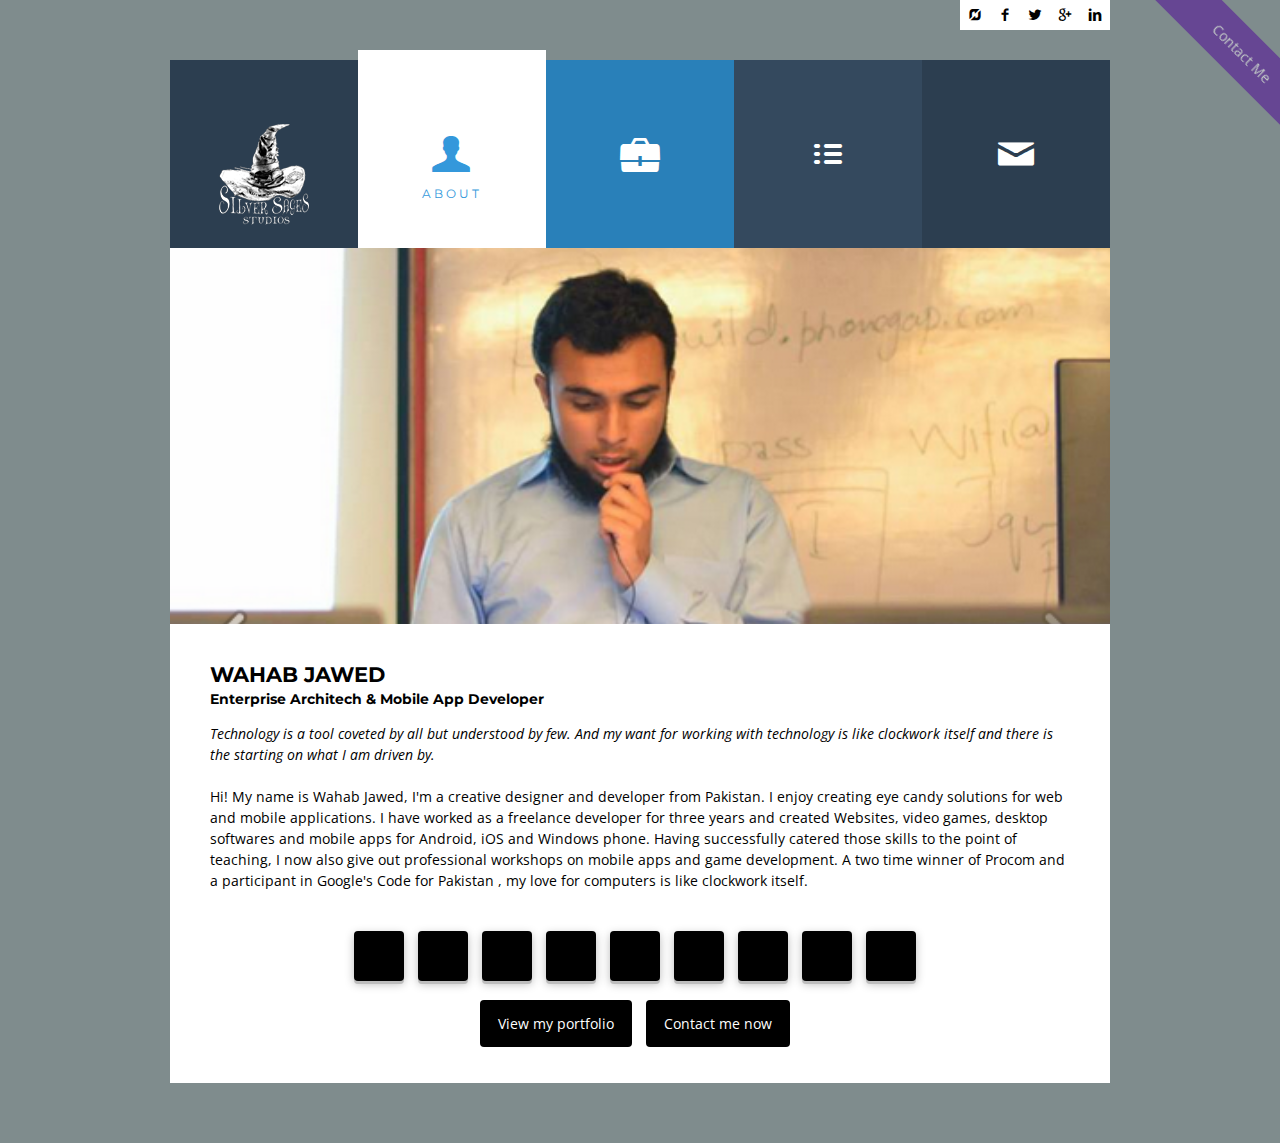
<file: WahabJawed/index.html>
<!doctype html>
<html lang="en">
<head>
	<meta charset="UTF-8">
	<meta name="viewport" content="width=device-width, initial-scale=1.0"> 
       <meta name="description" content="Wahab Jawed">
 
	<title>Wahab Jawed</title>
	<link rel="shortcut icon" href="favicon.ico">

	<!-- Add your CSS files here -->
	<link rel="stylesheet" href="css/normalize.min.css">
	<link rel="stylesheet" href="css/style.css">
<link rel="stylesheet" href="css/themes/blue.css">

	<!-- Add your Fonts here -->
	<link href='http://fonts.googleapis.com/css?family=Montserrat:400,700' rel='stylesheet' type='text/css'>
	<link href='http://fonts.googleapis.com/css?family=Open+Sans:400,700' rel='stylesheet' type='text/css'>

<style>
@import url(http://weloveiconfonts.com/api/?family=zocial);

/* zocial */
[class*="zocial-"]:before {
  font-family: 'zocial', sans-serif;
}

.icons{

  display: inline-block;
  position: relative;
  color: #bdbdbd;
  width: 50px;
  height: 50px;
  text-align: center;
  font-size: 1.47em;
  line-height: 2em;
  background-color: #fff;
  -moz-border-radius: 50%;
  -webkit-border-radius: 50%;
  border-radius: 50%;
  box-shadow: 0px 3px 0px #bdbdbd, 0px 3px 10px #bababa;
  -webkit-transition:background-color 250ms ease 0s;
  transition:background-color 250ms ease 0s;
}




.icons.facebook:hover{background-color: #4986c7;}
.icons.twitter:hover{background-color: #4cb6e8;}
.icons.linkedin:hover{background-color: #29a0cc;}
.icons.google:hover{background-color:#E01518;}
.icons.dribbble:hover{background-color: #c257ad;}
.icons.email:hover{background-color: #d5b120;}
.icons.android:hover{background-color: #9acd00;}
.icons.appstore:hover{background-color: #D4D1D1;}
.icons.windows:hover{background-color:#9EF7F0;}



.icons:hover{
  color: #fff;
  box-shadow: 0px 3px 0px #686868, 0px 3px 10px #7e7e7e;
}

.icons:active{
  box-shadow: inset 0px 1px 4px #3d3d3d, 0px 0px 0px #bdbdbd;
  top: 3px;
}
</style>

</head>
<body>

<a href="contact" title="Contact Me" class="badge">Contact Me</a>


<div class="container">

	<div class="logo"><img src="img/logo.svg" alt="Logo"></div>


<div class="social">
		<a href="http://www.fiverr.com/wahabjawed" class="icon-flattr" title="Fiverr"></a>
        <a href="https://www.facebook.com/wahab.jawed" class="icon-facebook" title="Facebook"></a>
		<a href="https://twitter.com/WahabJawed1" class="icon-twitter" title="Twitter"></a>
		<a href="https://plus.google.com/+WahabJawed/about" class="icon-googleplus" title="Googleplus"></a>
		<a href="http://www.linkedin.com/pub/wahab-jawed/63/451/477" class="icon-linkedin" title="Linkedin"></a>
	</div>
	<!-- Social Icons End -->

	<header>
		<nav id="nav">
					<ul class="nav">
				<li><img src="img/logo.png" alt="My Logo"></li>
				<li  class="active"><a href="about" class="icon-user"><span>About</span></a></li>
				<li><a href="work" class="icon-briefcase"><span>Portfolio</span></a></li>
				<li><a href="resume" class="icon-list"><span>Resume</span></a></li>
				<li><a href="contact" class="icon-mail"><span>Contact</span></a></li>
			</ul>
		</nav>
	</header>
	<!-- Header End -->

	<section class="content">
		<article class="clearfix">
			
			<div class="p-image">
				<img src="img/profile.jpg" alt="My Image">
			</div>

		</article>

		<article class="p-details profile">
			<h2>Wahab Jawed</h2>
			<h4>Enterprise Architech &amp; Mobile App Developer</h4>
			<p><span style="font-style:oblique">Technology is a tool coveted by all but understood by few. And my want for working with technology is like clockwork itself and there is the starting on what I am driven by.</span><br></br>
            Hi! My name is Wahab Jawed, I'm a creative designer and developer from Pakistan. I enjoy creating eye candy solutions for web and mobile applications. I have worked as a freelance developer for three years and created Websites, video games, desktop softwares and mobile apps for Android, iOS and Windows phone. Having successfully catered those skills to the point of teaching, I now also give out professional workshops on mobile apps and game development. A two time winner of Procom and a participant in Google's Code for Pakistan , my love for computers is like clockwork itself. </p>
			
<div>
<center>
<div style="padding-bottom:10px">
  <a class="icons facebook" href="https://www.facebook.com/wahab.jawed" style="padding:3px"><span class="zocial-facebook"></span></a>
  <a class="icons google" href="https://plus.google.com/+WahabJawed/about" style="padding:3px"><span class="zocial-googleplus"></span></a>
  <a class="icons twitter" href="https://twitter.com/WahabJawed1" style="padding:3px"><span class="zocial-twitter"></span></a>

      <a class="icons dribbble" href="#" style="padding:3px"><span class="zocial-dribbble"></span></a>
  <a class="icons linkedin" href="http://www.linkedin.com/pub/wahab-jawed/63/451/477" style="padding:3px"><span class="zocial-linkedin"></span></a>

    <a class="icons android" href="https://play.google.com/store/apps/developer?id=Silver+Sages+Inc." style="padding:3px"><span class="zocial-android"></span></a>

    <a class="icons appstore" href="#" style="padding:3px"><span class="zocial-appstore"></span></a>
      <a class="icons windows" href="#" style="padding:3px"><span class="zocial-windows"></span></a>
     <a class="icons email" href="mailto:wahabjawed@gmail.com" style="padding:3px"><span class="zocial-email"></span></a>

     
		</div>
      <br>
       
        	<a href="work">View my portfolio</a>
			<a href="contact">Contact me now</a>
<center>
</div>
		</article>		



	</section>
	<!-- Content End -->

</div>
<!-- Container End -->

<!-- Scripts -->
<script src="http://ajax.googleapis.com/ajax/libs/jquery/1.9.1/jquery.min.js"></script>
<script src="js/plugins.js"></script>

<script>
      var navigation = responsiveNav("#nav", {
        animate: true,        // Boolean: Use CSS3 transitions, true or false
        transition: 400,      // Integer: Speed of the transition, in milliseconds
        label: "",            // String: Label for the navigation toggle
        insert: "before",     // String: Insert the toggle before or after the navigation
        customToggle: "",     // Selector: Specify the ID of a custom toggle
        openPos: "relative",  // String: Position of the opened nav, relative or static
        jsClass: "js",        // String: 'JS enabled' class which is added to <html> el
        init: function(){},   // Function: Init callback
        open: function(){},   // Function: Open callback
        close: function(){}   // Function: Close callback
      });
</script>

</body>
</html>
</file>
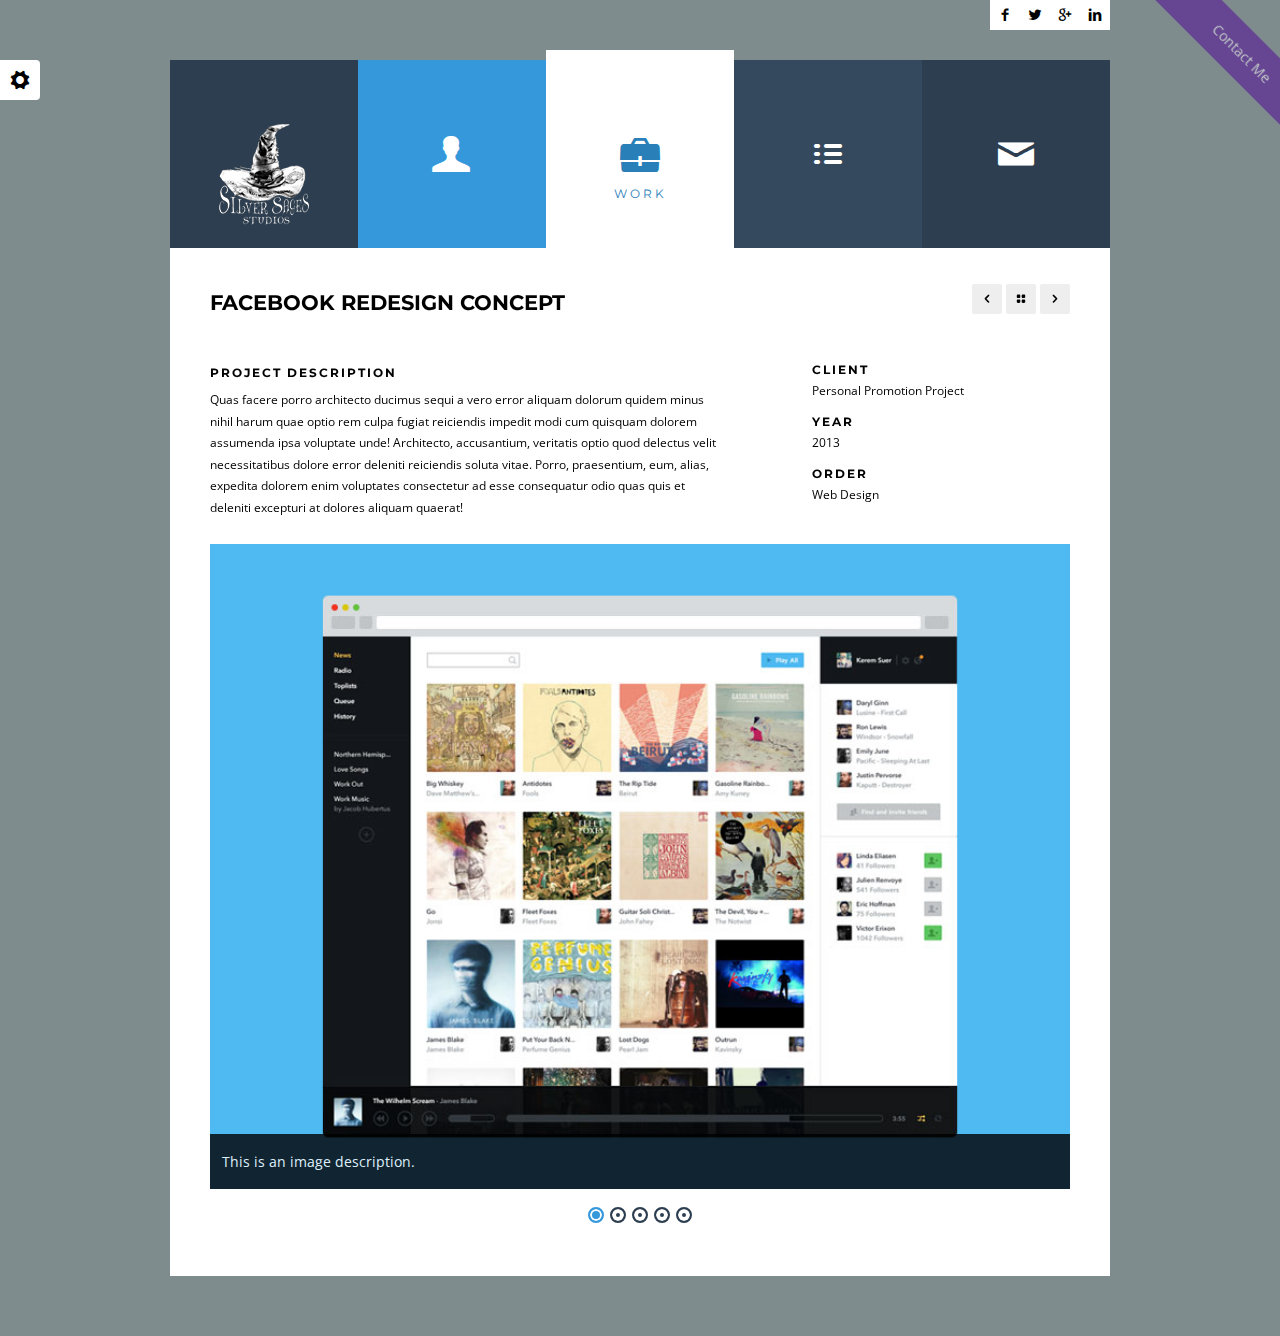
<file: WahabJawed/project-2.html>
<!doctype html>
<html lang="en">
<head>
	<meta charset="UTF-8">
	<meta name="viewport" content="width=device-width, initial-scale=1.0"> 
	<title>Milano | Interactive Responsive HTML5 Template</title>
	<link rel="shortcut icon" href="favicon.ico">

	<!-- Add your CSS files here -->
	<link rel="stylesheet" href="css/normalize.min.css">
	<link rel="stylesheet" href="css/style.css">
	<link rel="stylesheet" href="css/nivo/default.css">
<link rel="stylesheet" href="css/themes/blue.css">

	<!-- Add your Fonts here -->
	<link href='http://fonts.googleapis.com/css?family=Montserrat:400,700' rel='stylesheet' type='text/css'>
	<link href='http://fonts.googleapis.com/css?family=Open+Sans:400,700' rel='stylesheet' type='text/css'>

</head>
<body>

<a href="contact.html" title="Contact Me" class="badge">Contact Me</a>
<div class="settings">
	<a href="#" class="icon-cog"></a>
	<span class="themes">
		<a href="#" class="theme" data-color="red">Theme Red</a>
		<a href="#" class="theme" data-color="green">Theme Green</a>
		<a href="#" class="theme" data-color="blue">Theme Blue</a>
		<a href="#" class="theme" data-color="white">Theme White</a>
		<a href="#" class="theme" data-color="rose">Rose Color</a>
		<a href="#" class="theme" data-color="aqua">Aqua Color</a>
		<a href="#" class="theme" data-color="orange">Orange Color</a>
	</span>
</div>

<div class="container">

	<div class="logo"><img src="img/logo.svg" alt="Logo"></div>

	<div class="social">
		<a href="https://www.facebook.com/wahab.jawed" class="icon-facebook" title="Facebook"></a>
		<a href="https://twitter.com/WahabJawed1" class="icon-twitter" title="Twitter"></a>
			<a href="https://plus.google.com/u/0/102737194943878529390/about" class="icon-googleplus" title="Googleplus"></a>
		<a href="http://www.linkedin.com/profile/view?id=225050203&trk=nav_responsive_tab_profile_pic" class="icon-linkedin" title="Linkedin"></a>
	</div>
	<!-- Social Icons End -->

	<header>
		<nav id="nav">
			<ul class="nav">
				<li><img src="img/logo.png" alt="My Logo"></li>
				<li><a href="index.html" class="icon-user"><span>Profile</span></a></li>
				<li class="active"><a href="work.html" class="icon-briefcase"><span>Work</span></a></li>
				<li><a href="resume.html" class="icon-list"><span>Resume</span></a></li>
				<li><a href="contact.html" class="icon-mail"><span>Contact</span></a></li>
			</ul>
		</nav>
	</header>
	<!-- Header End -->

	<section class="content">
		<article class="s-project">
			<h2>Facebook Redesign Concept</h2>
			<div class="project-nav">
				<a href="project-1.html" class="icon-arrow-left-5" title="Previous Project"></a>
				<a href="work.html" class="icon-layout" title="All Projects"></a>
				<a href="project-3.html" class="icon-arrow-right-5" title="Next Project"></a>
			</div>

			<div class="details">

				<div>
					<h4>Project Description</h4>
					<p>Quas facere porro architecto ducimus sequi a vero error aliquam dolorum quidem minus nihil harum quae optio rem culpa fugiat reiciendis impedit modi cum quisquam dolorem assumenda ipsa voluptate unde! Architecto, accusantium, veritatis optio quod delectus velit necessitatibus dolore error deleniti reiciendis soluta vitae. Porro, praesentium, eum, alias, expedita dolorem enim voluptates consectetur ad esse consequatur odio quas quis et deleniti excepturi at dolores aliquam quaerat!</p>
				</div>

				<ul>
					<li>
						<h4>Client</h4>
						<p>Personal Promotion Project</p>
					</li>
					<li>
						<h4>Year</h4>
						<p>2013</p>
					</li>
					<li>
						<h4>Order</h4>
						<p>Web Design</p>
					</li>
				</ul>
			</div>

			<div class="slider-wrapper theme-default clearfix">
	            <div class="slider NivoSLider">
	                <img src="img/work/design/5.jpg" data-thumb="img/work/design/5.jpg" alt="" title="This is an image description." />
	            	<img src="img/work/design/6.jpg" data-thumb="img/work/design/6.jpg" alt="" />
	                <img src="img/work/design/7.jpg" data-thumb="img/work/design/7.jpg" alt="" />
	                <img src="img/work/design/8.jpg" data-thumb="img/work/design/8.jpg" alt="" />
	                <img src="img/work/design/9.jpg" data-thumb="img/work/design/9.jpg" alt="" title="This is another awesome image." />
	            </div>
	        </div>
			<!-- Slider End -->

		</article>

	</section>
	<!-- Content End -->

</div>
<!-- Container End -->

<!-- Add your scripts here -->
<script src="http://ajax.googleapis.com/ajax/libs/jquery/1.9.1/jquery.min.js"></script>
<script src="js/plugins.js"></script>
<script src="js/jquery.mixitup.js"></script>
<script src="js/jquery.swipebox.js"></script>
<script type="text/javascript" src="js/jquery.nivo.slider.js"></script>

<script>
	var navigation = responsiveNav("#nav", {
		animate: true,        // Boolean: Use CSS3 transitions, true or false
		transition: 400,      // Integer: Speed of the transition, in milliseconds
		label: "",            // String: Label for the navigation toggle
		insert: "before",     // String: Insert the toggle before or after the navigation
		customToggle: "",     // Selector: Specify the ID of a custom toggle
		openPos: "relative",  // String: Position of the opened nav, relative or static
		jsClass: "js",        // String: 'JS enabled' class which is added to <html> el
		init: function(){},   // Function: Init callback
		open: function(){},   // Function: Open callback
		close: function(){}   // Function: Close callback
	});

	// Mixitup Filter Gallery
    $(function(){
        $('.work-grid').mixitup();
    });

	// Swipebox Gallery
	$(function($) {
		$(".swipebox").swipebox();
	});

	// Nivo Slider
    $(window).load(function() {
        $('.slider').nivoSlider({
	        effect: 'boxRandom',
	        slices: 15,
	        boxCols: 8,
	        boxRows: 4,
	        animSpeed: 500,
	        pauseTime: 6000,
	        controlNav: true
        });
    });
</script>

</body>
</html>
</file>
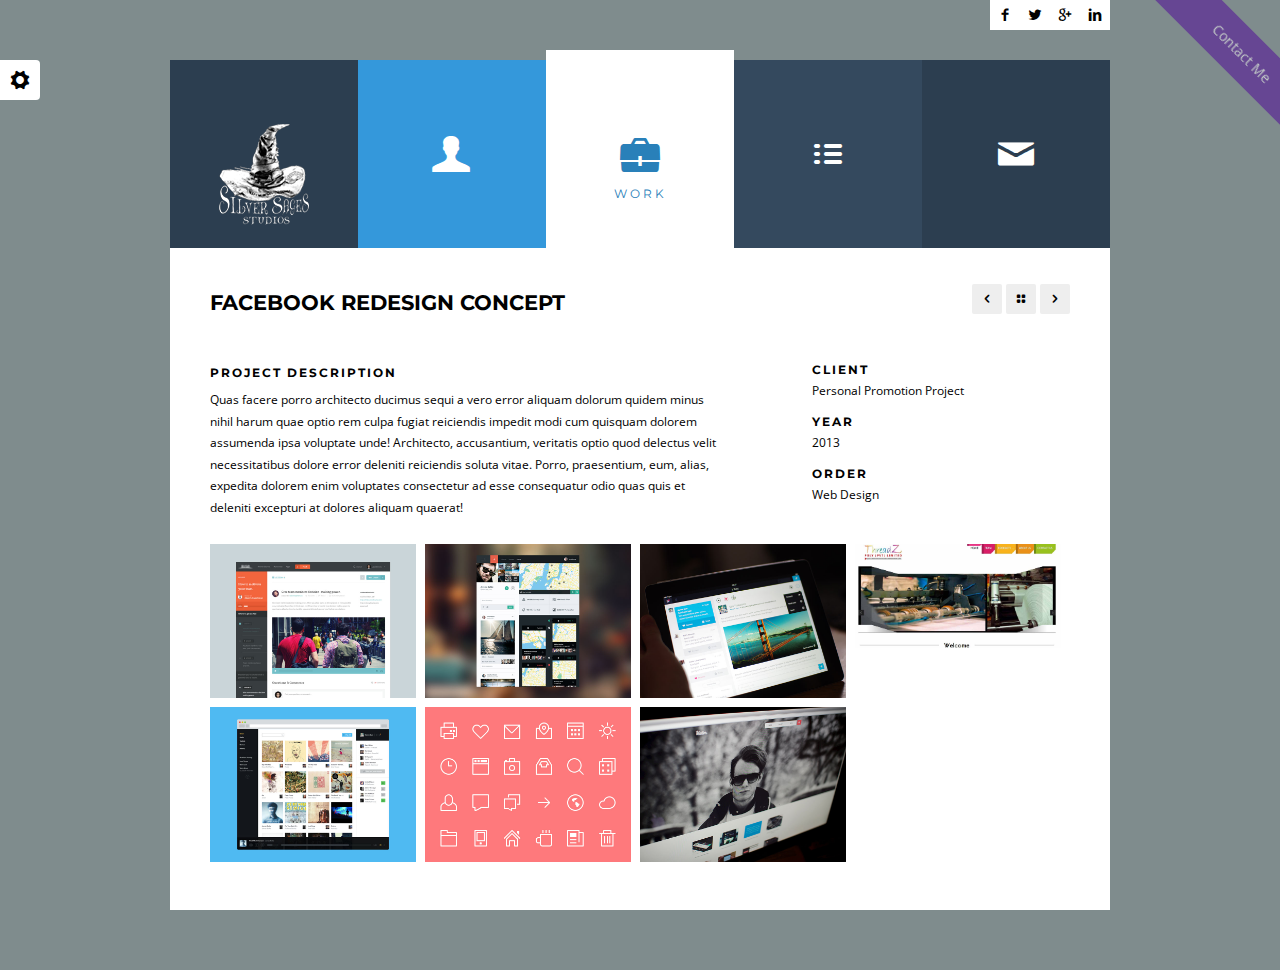
<file: WahabJawed/project-3.html>
<!doctype html>
<html lang="en">
<head>
	<meta charset="UTF-8">
	<meta name="viewport" content="width=device-width, initial-scale=1.0"> 
	<title>Milano | Interactive Responsive HTML5 Template</title>
	<link rel="shortcut icon" href="favicon.ico">

	<!-- Add your CSS files here -->
	<link rel="stylesheet" href="css/normalize.min.css">
	<link rel="stylesheet" href="css/style.css">
	<link rel="stylesheet" href="css/prettyPhoto.css">
<link rel="stylesheet" href="css/themes/blue.css">

	<!-- Add your Fonts here -->
	<link href='http://fonts.googleapis.com/css?family=Montserrat:400,700' rel='stylesheet' type='text/css'>
	<link href='http://fonts.googleapis.com/css?family=Open+Sans:400,700' rel='stylesheet' type='text/css'>

</head>
<body>

<a href="contact.html" title="Contact Me" class="badge">Contact Me</a>

<div class="settings">
	<a href="#" class="icon-cog"></a>
	<span class="themes">
		<a href="#" class="theme" data-color="red">Theme Red</a>
		<a href="#" class="theme" data-color="green">Theme Green</a>
		<a href="#" class="theme" data-color="blue">Theme Blue</a>
		<a href="#" class="theme" data-color="white">Theme White</a>
		<a href="#" class="theme" data-color="rose">Rose Color</a>
		<a href="#" class="theme" data-color="aqua">Aqua Color</a>
		<a href="#" class="theme" data-color="orange">Orange Color</a>
	</span>
</div>

<div class="container">

	<div class="logo"><img src="img/logo.svg" alt="Logo"></div>

	<div class="social">
		<a href="https://www.facebook.com/wahab.jawed" class="icon-facebook" title="Facebook"></a>
		<a href="https://twitter.com/WahabJawed1" class="icon-twitter" title="Twitter"></a>
		<a href="https://plus.google.com/u/0/102737194943878529390/about" class="icon-googleplus" title="Googleplus"></a>
		<a href="http://www.linkedin.com/profile/view?id=225050203&trk=nav_responsive_tab_profile_pic" class="icon-linkedin" title="Linkedin"></a>
	</div>
	<!-- Social Icons End -->

	<header>
		<nav id="nav">
			<ul class="nav">
				<li><img src="img/logo.png" alt="My Logo"></li>
				<li><a href="index.html" class="icon-user"><span>Profile</span></a></li>
				<li class="active"><a href="work.html" class="icon-briefcase"><span>Work</span></a></li>
				<li><a href="resume.html" class="icon-list"><span>Resume</span></a></li>
				<li><a href="contact.html" class="icon-mail"><span>Contact</span></a></li>
			</ul>
		</nav>
	</header>
	<!-- Header End -->

	<section class="content">
		<article class="s-project">
			<h2>Facebook Redesign Concept</h2>
			<div class="project-nav">
				<a href="project-2.html" class="icon-arrow-left-5" title="Previous Project"></a>
				<a href="work.html" class="icon-layout" title="All Projects"></a>
				<a href="project-1.html" class="icon-arrow-right-5" title="Next Project"></a>
			</div>

			<div class="details">

				<div>
					<h4>Project Description</h4>
					<p>Quas facere porro architecto ducimus sequi a vero error aliquam dolorum quidem minus nihil harum quae optio rem culpa fugiat reiciendis impedit modi cum quisquam dolorem assumenda ipsa voluptate unde! Architecto, accusantium, veritatis optio quod delectus velit necessitatibus dolore error deleniti reiciendis soluta vitae. Porro, praesentium, eum, alias, expedita dolorem enim voluptates consectetur ad esse consequatur odio quas quis et deleniti excepturi at dolores aliquam quaerat!</p>
				</div>

				<ul>
					<li>
						<h4>Client</h4>
						<p>Personal Promotion Project</p>
					</li>
					<li>
						<h4>Year</h4>
						<p>2013</p>
					</li>
					<li>
						<h4>Order</h4>
						<p>Web Design</p>
					</li>
				</ul>
			</div>

			<ul class="ro-gallery clearfix">
				<li><a href="img/work/design/1.jpg" data-rel="prettyPhoto[gallery2]" title="How is the description on that one? How is the description on that one? How is the description on that one? "><img src="img/work/design/1.jpg" alt="This is a pretty long title" /></a></li>
				<li><a href="img/work/design/2.jpg" data-rel="prettyPhoto[gallery2]" title="Description on a single line."><img src="img/work/design/2.jpg" alt="" /></a></li>
				<li><a href="http://youtu.be/kh29_SERH0Y?rel=0" data-rel="prettyPhoto[gallery2]" title="YouTube demo"><img src="img/work/design/3.jpg" alt="" /></a></li>
				<li><a href="img/work/design/4.jpg" data-rel="prettyPhoto[gallery2]"><img src="img/work/design/4.jpg" alt="" /></a></li>
				<li><a href="img/work/design/5.jpg" data-rel="prettyPhoto[gallery2]"><img src="img/work/design/5.jpg" alt="" /></a></li>
				<li><a href="img/work/design/6.jpg" data-rel="prettyPhoto[gallery2]"><img src="img/work/design/6.jpg" alt="" /></a></li>
				<li><a href="http://vimeo.com/7874398&amp;width=700" data-rel="prettyPhoto[gallery2]" title="Vimeo video"><img src="img/work/design/7.jpg" alt="This is my Video description!"/></a></li>
			</ul>
			<!-- Gallery End -->

		</article>

	</section>
	<!-- Content End -->

</div>
<!-- Container End -->

<!-- Add your scripts here -->
<script src="http://ajax.googleapis.com/ajax/libs/jquery/1.9.1/jquery.min.js"></script>
<script src="js/plugins.js"></script>
<script src="js/jquery.prettyPhoto.js"></script>

<script>
	var navigation = responsiveNav("#nav", {
		animate: true,        // Boolean: Use CSS3 transitions, true or false
		transition: 400,      // Integer: Speed of the transition, in milliseconds
		label: "",            // String: Label for the navigation toggle
		insert: "before",     // String: Insert the toggle before or after the navigation
		customToggle: "",     // Selector: Specify the ID of a custom toggle
		openPos: "relative",  // String: Position of the opened nav, relative or static
		jsClass: "js",        // String: 'JS enabled' class which is added to <html> el
		init: function(){},   // Function: Init callback
		open: function(){},   // Function: Open callback
		close: function(){}   // Function: Close callback
	});

    // PrettyPhoto Lightbox Gallery
	$('.ro-gallery').find('a[data-rel^="prettyPhoto"]').prettyPhoto({});

</script>

</body>
</html>
</file>
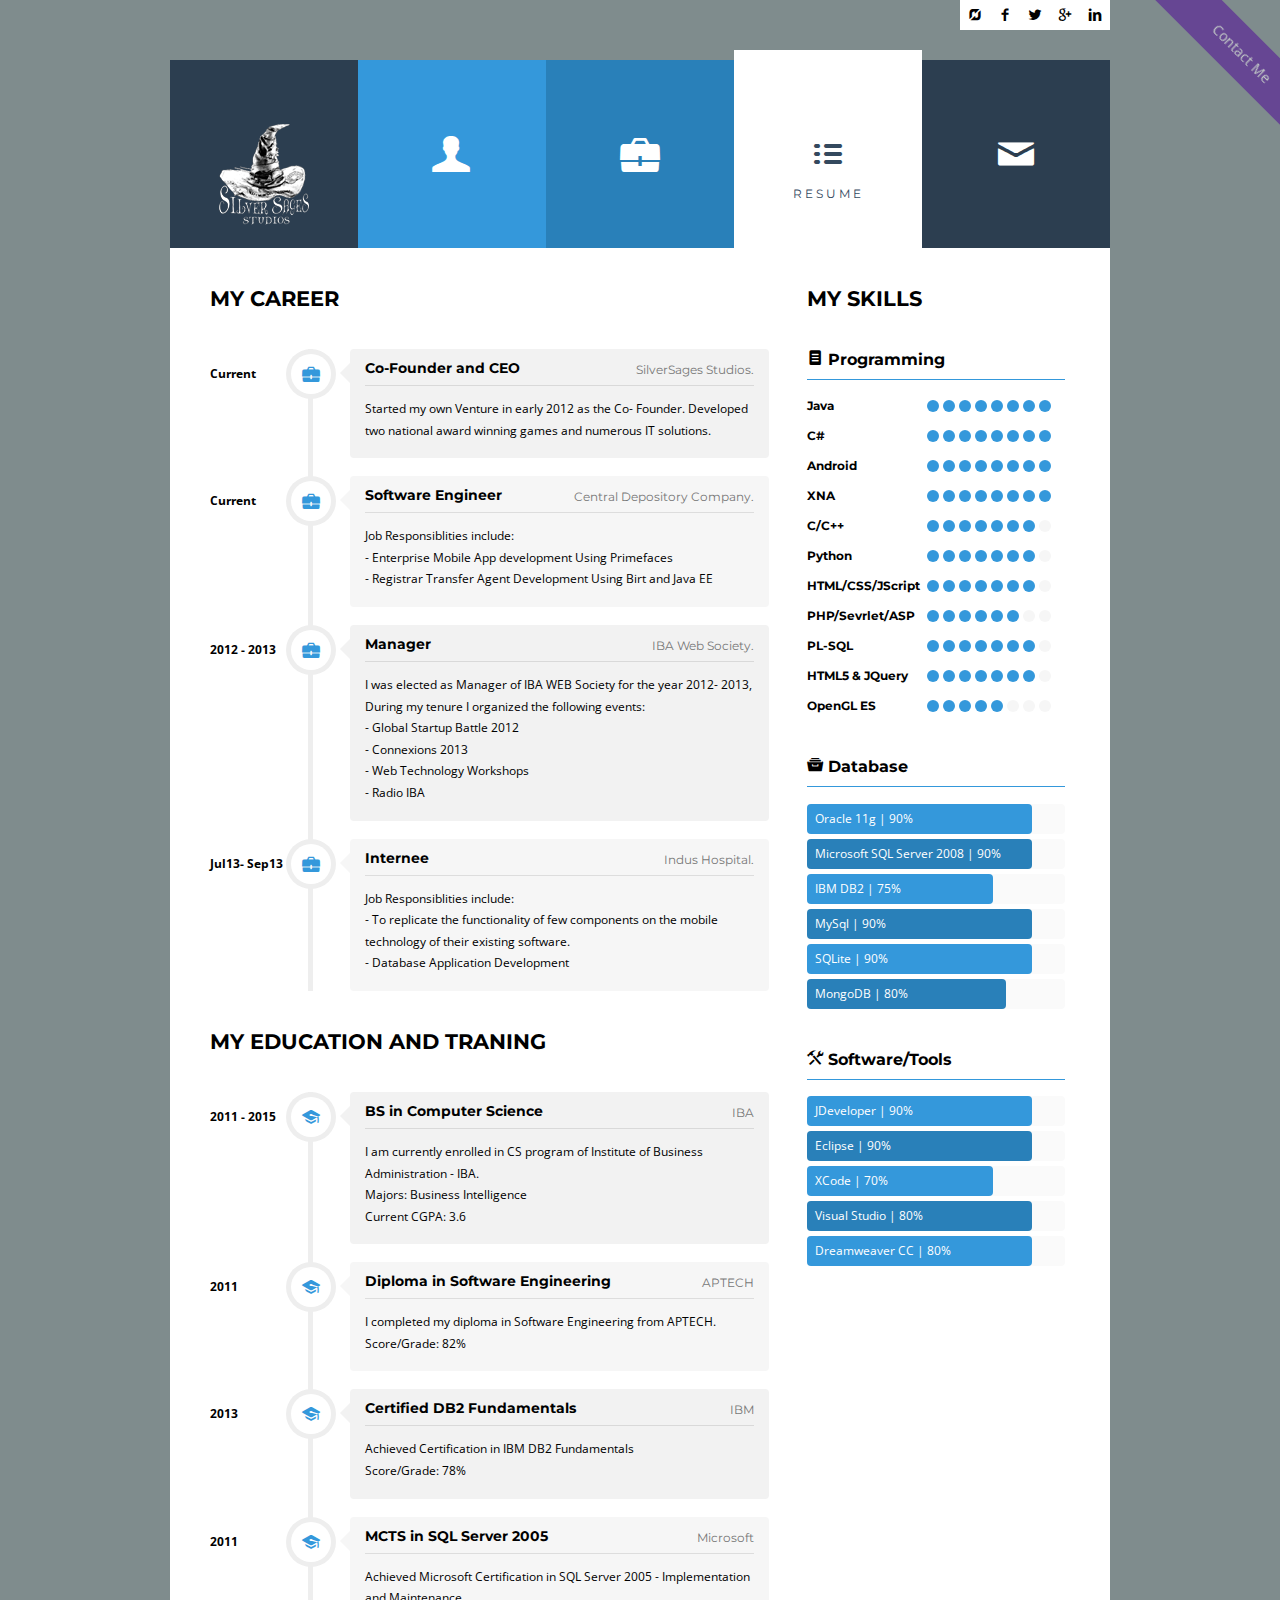
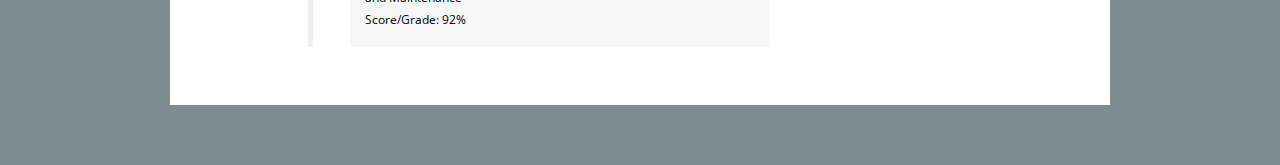
<file: WahabJawed/resume.html>
<!doctype html>
<html lang="en">
<head>
	<meta charset="UTF-8">
	<meta name="viewport" content="width=device-width, initial-scale=1.0"> 
    <meta name="description" content="Wahab Jawed">
 
	<title>Wahab Jawed-Resume</title>
	<link rel="shortcut icon" href="favicon.ico">

	<!-- Add your CSS files here -->
	<link rel="stylesheet" href="css/normalize.min.css">
	<link rel="stylesheet" href="css/style.css">
	<link rel="stylesheet" href="css/themes/blue.css">

	<!-- Add your Fonts here -->
	<link href='http://fonts.googleapis.com/css?family=Montserrat:400,700' rel='stylesheet' type='text/css'>
	<link href='http://fonts.googleapis.com/css?family=Open+Sans:400,700' rel='stylesheet' type='text/css'>

</head>
<body>

<a href="contact" title="Contact Me" class="badge">Contact Me</a>



<div class="container">

	<div class="logo"><img src="img/logo.svg" alt="Logo"></div>

<div class="social">
		<a href="http://www.fiverr.com/wahabjawed" class="icon-flattr" title="Fiverr"></a>
        <a href="https://www.facebook.com/wahab.jawed" class="icon-facebook" title="Facebook"></a>
		<a href="https://twitter.com/WahabJawed1" class="icon-twitter" title="Twitter"></a>
		<a href="https://plus.google.com/+WahabJawed/about" class="icon-googleplus" title="Googleplus"></a>
		<a href="http://www.linkedin.com/pub/wahab-jawed/63/451/477" class="icon-linkedin" title="Linkedin"></a>
	</div>
	<!-- Social Icons End -->

	<header>
		<nav id="nav">
					<ul class="nav">
				<li><img src="img/logo.png" alt="My Logo"></li>
				<li><a href="about" class="icon-user"><span>About</span></a></li>
				<li ><a href="work" class="icon-briefcase"><span>Portfolio</span></a></li>
				<li class="active"><a href="resume" class="icon-list"><span>Resume</span></a></li>
				<li><a href="contact" class="icon-mail"><span>Contact</span></a></li>
			</ul>
		</nav>
	</header>
	<!-- Header End -->

	<section class="content">
		<article class="career">
			<h2>My career</h2>
			<ul class="ro-timeline">

				<li>
					<div class="ro-time"><span>Current</span></div>
					<div class="ro-icon icon-briefcase"></div>
					<div class="ro-label">
					  <h3>Co-Founder<span>SilverSages Studios.</span> and CEO</h3>
						<p>Started my own Venture in early 2012 as the Co- Founder. Developed two national award winning games and numerous IT solutions.</p>
					</div>
				</li>
				<li>
					<div class="ro-time"><span>Current</span></div>
					<div class="ro-icon icon-briefcase"></div>
					<div class="ro-label">
						<h3>Software Engineer<span>Central Depository Company.</span></h3>
						<p>Job Responsiblities include:
                       <br>
- Enterprise Mobile App development Using Primefaces<br>
- Registrar Transfer Agent Development Using Birt and Java EE</p>
					</div>
				</li>

				<li>
					<div class="ro-time"><span>2012 - 2013</span></div>
					<div class="ro-icon icon-briefcase"></div>
					<div class="ro-label">
						<h3>Manager<span>IBA Web Society.</span></h3>
						<p>I was elected as Manager of IBA WEB Society for the year 2012- 2013, During my tenure I organized the following events:
                      <br>
- Global Startup Battle 2012<br>
- Connexions 2013<br>
- Web Technology Workshops<br>
- Radio IBA</p>
					</div>
				</li>
                				<li>
					<div class="ro-time"><span>Jul13- Sep13</span></div>
					<div class="ro-icon icon-briefcase"></div>
					<div class="ro-label">
						<h3>Internee<span>Indus Hospital.</span></h3>
						<p>Job Responsiblities include:
                       <br>
- To replicate the functionality of few components on the mobile technology of their existing software.<br>
- Database Application Development</p>
					</div>
				</li>
			</ul>

			<h2>My education and Traning</h2>
			<ul class="ro-timeline">
				<li>
					<div class="ro-time"><span>2011 - 2015</span></div>
					<div class="ro-icon icon-graduation"></div>
					<div class="ro-label">
						<h3>BS in Computer Science<span>IBA</span></h3>
						<p>I am currently enrolled in CS program of Institute of Business Administration - IBA.
                       <br>
Majors: Business Intelligence<br>

                        Current CGPA: 3.6</p>
					</div>
				</li>
				<li>
					<div class="ro-time"><span>2011</span></div>
					<div class="ro-icon icon-graduation"></div>
					<div class="ro-label">
						<h3>Diploma in Software Engineering<span>APTECH</span></h3>
						<p>I completed my diploma in Software Engineering from APTECH.
                      <br>Score/Grade: 82%</p>
					</div>
				</li>
                	<li>
					<div class="ro-time"><span>2013</span></div>
					<div class="ro-icon icon-graduation"></div>
					<div class="ro-label">
						<h3>Certified DB2 Fundamentals<span>IBM</span></h3>
						<p>Achieved Certification in IBM DB2 Fundamentals<br>
Score/Grade: 78%</p>
					</div>
				</li>
                	<li>
					<div class="ro-time"><span>2011</span></div>
					<div class="ro-icon icon-graduation"></div>
					<div class="ro-label">
						<h3>MCTS in SQL Server 2005<span>Microsoft</span></h3>
						<p>Achieved Microsoft Certification in SQL Server 2005 - Implementation and Maintenance
                       <br>
Score/Grade: 92%</p>
					</div>
				</li>
			</ul>

		</article>
		<!-- Timeline End -->

		<aside class="sidebar">
			<h2>My skills</h2>
			<h3 class="test"><span class="icon-text-2"></span>Programming</h3>
			<ul class="ratings">
				<li>
					<h5>Java</h5>
				  <div class="rating" data-rating="8">
						<span></span>
						<span></span>
						<span></span>
						<span></span>
						<span></span>
						<span></span>
						<span></span>
						<span></span>
					</div>
				</li>
				<li>
					<h5>C#</h5>
				  <div class="rating" data-rating="8">
						<span></span>
						<span></span>
						<span></span>
						<span></span>
						<span></span>
						<span></span>
						<span></span>
						<span></span>
					</div>
				</li>
				<li>
					<h5>Android</h5>
				  <div class="rating" data-rating="8">
						<span></span>
						<span></span>
						<span></span>
						<span></span>
						<span></span>
						<span></span>
						<span></span>
						<span></span>
					</div>
				</li>
				<li>
					<h5>XNA</h5>
				  <div class="rating" data-rating="8">
						<span></span>
						<span></span>
						<span></span>
						<span></span>
						<span></span>
						<span></span>
						<span></span>
						<span></span>
					</div>
				</li>
				<li>
					<h5>C/C++</h5>
				  <div class="rating" data-rating="7">
						<span></span>
						<span></span>
						<span></span>
						<span></span>
						<span></span>
						<span></span>
						<span></span>
						<span></span>
					</div>
				</li>
				<li>
					<h5>Python</h5>
				  <div class="rating" data-rating="7">
						<span></span>
						<span></span>
						<span></span>
						<span></span>
						<span></span>
						<span></span>
						<span></span>
						<span></span>
					</div>
				</li>
   			  <li>
					<h5>HTML/CSS/JScript</h5>
					<div class="rating" data-rating="7">
						<span></span>
						<span></span>
						<span></span>
						<span></span>
						<span></span>
						<span></span>
						<span></span>
						<span></span>
					</div>
				</li>
                			<li>
					<h5>PHP/Sevrlet/ASP</h5>
					<div class="rating" data-rating="6">
						<span></span>
						<span></span>
						<span></span>
						<span></span>
						<span></span>
						<span></span>
						<span></span>
						<span></span>
					</div>
				</li>
                			<li>
					<h5>PL-SQL</h5>
					<div class="rating" data-rating="7">
						<span></span>
						<span></span>
						<span></span>
						<span></span>
						<span></span>
						<span></span>
						<span></span>
						<span></span>
					</div>
				</li>
                			<li>
					<h5>HTML5 & JQuery</h5>
					<div class="rating" data-rating="7">
						<span></span>
						<span></span>
						<span></span>
						<span></span>
						<span></span>
						<span></span>
						<span></span>
						<span></span>
					</div>
				</li>
                			<li>
					<h5>OpenGL ES</h5>
					<div class="rating" data-rating="5">
						<span></span>
						<span></span>
						<span></span>
						<span></span>
						<span></span>
						<span></span>
						<span></span>
						<span></span>
					</div>
				</li>
			</ul>

		

			<h3 class="test"><span class="icon-archive"></span>Database</h3>
			<ul class="skills">
				<li><span data-skill="90">Oracle 11g</span></li>
				<li><span data-skill="90">Microsoft SQL Server 2008</span></li>
				<li><span data-skill="75">IBM DB2</span></li>
				<li><span data-skill="90">MySql</span></li>
				<li><span data-skill="90">SQLite</span></li>
                <li><span data-skill="80">MongoDB</span></li>
			</ul>
			<h3 class="test"><span class="icon-tools"></span>Software/Tools</h3>
			<ul class="skills">
				<li><span data-skill="90">JDeveloper</span></li>
				<li><span data-skill="90">Eclipse</span></li>
				<li><span data-skill="70">XCode</span></li>
            	<li><span data-skill="80">Visual Studio</span></li>
                <li><span data-skill="80">Dreamweaver CC</span></li>
            
			</ul>
        </aside>
		<!-- Sidebar End -->

	</section>
	<!-- Content End -->

</div>
<!-- Container End -->


<!-- Scripts -->
<script src="http://ajax.googleapis.com/ajax/libs/jquery/1.9.1/jquery.min.js"></script>
<script src="js/plugins.js"></script>

<script>
      var navigation = responsiveNav("#nav", {
        animate: true,        // Boolean: Use CSS3 transitions, true or false
        transition: 400,      // Integer: Speed of the transition, in milliseconds
        label: "",            // String: Label for the navigation toggle
        insert: "before",     // String: Insert the toggle before or after the navigation
        customToggle: "",     // Selector: Specify the ID of a custom toggle
        openPos: "relative",  // String: Position of the opened nav, relative or static
        jsClass: "js",        // String: 'JS enabled' class which is added to <html> el
        init: function(){},   // Function: Init callback
        open: function(){},   // Function: Open callback
        close: function(){}   // Function: Close callback
      });
</script>

</body>
</html>
</file>
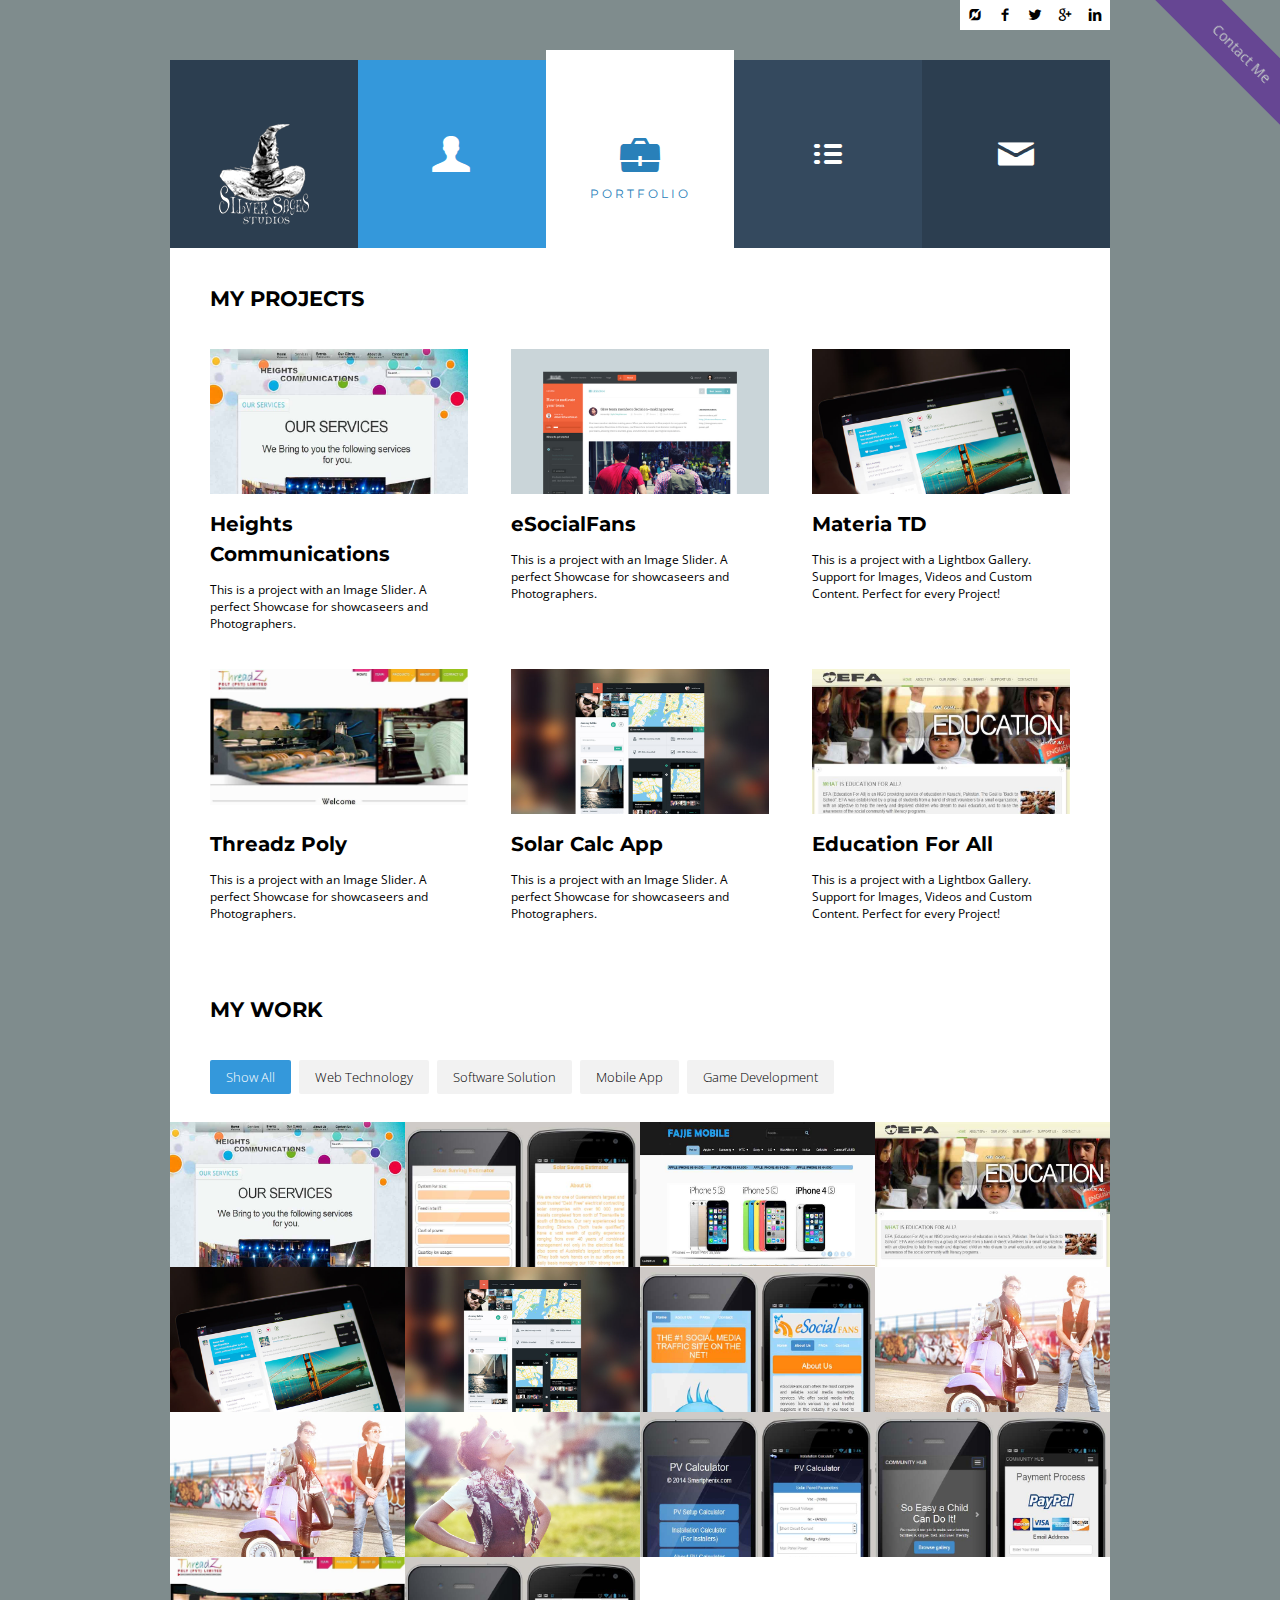
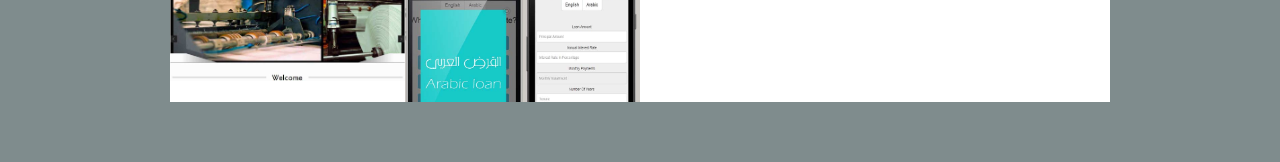
<file: WahabJawed/work.html>
<!doctype html>
<html lang="en">
<head>
	<meta charset="UTF-8">
	<meta name="viewport" content="width=device-width, initial-scale=1.0"> 
	<title>Wahab Jawed</title>
	<link rel="shortcut icon" href="favicon.ico">

	<!-- Add your CSS files here -->
	<link rel="stylesheet" href="css/normalize.min.css">
	<link rel="stylesheet" href="css/style.css">
	<link rel="stylesheet" href="css/nivo/default.css">
	<link rel="stylesheet" href="css/themes/blue.css">

	<!-- Add your Fonts here -->
	<link href='http://fonts.googleapis.com/css?family=Montserrat:400,700' rel='stylesheet' type='text/css'>
	<link href='http://fonts.googleapis.com/css?family=Open+Sans:400,700' rel='stylesheet' type='text/css'>

</head>
<body>

<a href="contact" title="Contact Me" class="badge">Contact Me</a>


<div class="container">

	<div class="logo"><img src="img/logo.svg" alt="Logo"></div>


<div class="social">
		<a href="http://www.fiverr.com/wahabjawed" class="icon-flattr" title="Fiverr"></a>
        <a href="https://www.facebook.com/wahab.jawed" class="icon-facebook" title="Facebook"></a>
		<a href="https://twitter.com/WahabJawed1" class="icon-twitter" title="Twitter"></a>
		<a href="https://plus.google.com/+WahabJawed/about" class="icon-googleplus" title="Googleplus"></a>
		<a href="http://www.linkedin.com/pub/wahab-jawed/63/451/477" class="icon-linkedin" title="Linkedin"></a>
	</div>
	<!-- Social Icons End -->

	<header>
		<nav id="nav">
			<ul class="nav">
				<li><img src="img/logo.png" alt="My Logo"></li>
				<li><a href="about" class="icon-user"><span>About</span></a></li>
				<li class="active"><a href="work" class="icon-briefcase"><span>Portfolio</span></a></li>
				<li><a href="resume" class="icon-list"><span>Resume</span></a></li>
				<li><a href="contact" class="icon-mail"><span>Contact</span></a></li>
			</ul>
		</nav>
	</header>
	<!-- Header End -->

	<section class="content">

		<article class="work">
			
			<h2>My projects</h2>
			<ul class="projects">
				<li>
					<figure>
						<a href="project-1.html">
							<img src="img/work/portfolio/heightcommunication.jpg" alt="Heights Communications">
							<div>
								<span class="icon-folder"></span>
							</div>
						</a>
						<figcaption>
							<h4>Heights Communications</h4>
							<p>This is a project with an Image Slider. A perfect Showcase for showcaseers and Photographers.</p>
						</figcaption>
					</figure>
				</li>
				<li>
					<figure>
						<a href="project-2.html">
							<img src="img/work/showcase/1.jpg" alt="My Image">
							<div>
								<span class="icon-folder"></span>
							</div>
						</a>
						<figcaption>
							<h4>eSocialFans</h4>
							<p>This is a project with an Image Slider. A perfect Showcase for showcaseers and Photographers.</p>
						</figcaption>
					</figure>
				</li>
				<li>
					<figure>
						<a href="project-3.html">
							<img src="img/work/showcase/3.jpg" alt="My Image">
							<div>
								<span class="icon-folder"></span>
							</div>
						</a>
						<figcaption>
							<h4>Materia TD</h4>
							<p>This is a project with a Lightbox Gallery. Support for Images, Videos and Custom Content. Perfect for every Project!</p>
						</figcaption>
					</figure>
				</li>
				<li>
					<figure>
						<a href="project-1.html">
							<img src="img/work/portfolio/threadz.jpg" alt="Threadz Poly">
							<div>
								<span class="icon-folder"></span>
							</div>
						</a>
						<figcaption>
							<h4>Threadz Poly</h4>
							<p>This is a project with an Image Slider. A perfect Showcase for showcaseers and Photographers.</p>
						</figcaption>
					</figure>
				</li>
				<li>
					<figure>
						<a href="project-2.html">
							<img src="img/work/showcase/2.jpg" alt="My Image">
							<div>
								<span class="icon-folder"></span>
							</div>
						</a>
						<figcaption>
							<h4>Solar Calc App</h4>
							<p>This is a project with an Image Slider. A perfect Showcase for showcaseers and Photographers.</p>
						</figcaption>
					</figure>
				</li>
				<li>
					<figure>
						<a href="project-3.html">
							<img src="img/work/portfolio/efa.jpg" alt="My Image">
							<div>
								<span class="icon-folder"></span>
							</div>
						</a>
						<figcaption>
							<h4>Education For All</h4>
							<p>This is a project with a Lightbox Gallery. Support for Images, Videos and Custom Content. Perfect for every Project!</p>
						</figcaption>
					</figure>
				</li>
			</ul>
			<!-- Projects End -->

			<h2>My work</h2>

            <ul class="gridfilter">
                <li class="filter" data-filter="all">Show All</li>
                <li class="filter" data-filter="web">Web Technology</li>
                <li class="filter" data-filter="software">Software Solution</li>
                <li class="filter" data-filter="app">Mobile App</li>
                <li class="filter" data-filter="game">Game Development</li>
            </ul>

			<ul class="work-grid">

 				<li class="mix web">
					<figure>
	 					<a class="swipebox" href="img/work/portfolio/heightcommunication.jpg" title="Heights Communication Inc">
	 						<img src="img/work/portfolio/heightcommunication.jpg" alt="Image">
							<div>
								<span class="icon-search"></span>
							</div>
						</a>

 					</figure>
 				</li>
 				
  				<li class="mix app">
					<figure>
	 					<a class="swipebox" href="img/work/portfolio/solar.jpg" title="Solar Estimator">
	 						<img src="img/work/portfolio/solar.jpg" alt="Image">
							<div>
								<span class="icon-search"></span>
							</div>
						</a>

 					</figure>
 				</li>
 				<li class="mix web">
					<figure>
	 					<a class="swipebox" href="img/work/portfolio/fajje.jpg" title="Fajje Mobile">
	 						<img src="img/work/portfolio/fajje.jpg" alt="Image">
							<div>
								<span class="icon-search"></span>
							</div>
						</a>

 					</figure>
 				</li>
 				<li class="mix web">
					<figure>
	 					<a class="swipebox" href="img/work/portfolio/efa.jpg" title="Education For All">
	 						<img src="img/work/portfolio/efa.jpg" alt="Image">
							<div>
								<span class="icon-search"></span>
							</div>
						</a>

 					</figure>
 				</li>
 				
  				<li class="mix software">
					<figure>
	 					<a class="swipebox" href="img/work/portfolio/3.jpg" title="Inventory Maintenance">
	 						<img src="img/work/portfolio/3.jpg" alt="Image">
							<div>
								<span class="icon-search"></span>
							</div>
						</a>

 					</figure>
 				</li>
 			
 				
 				<li class="mix software">
					<figure>
	 					<a class="swipebox" href="img/work/portfolio/2.jpg" title="Aptech Management System">
	 						<img src="img/work/portfolio/2.jpg" alt="Image">
							<div>
								<span class="icon-search"></span>
							</div>
						</a>

 					</figure>
 				</li>
 				<li class="mix app">
					<figure>
	 					<a class="swipebox" href="img/work/portfolio/esocial.jpg" title="eSocial Fans">
	 						<img src="img/work/portfolio/esocial.jpg" alt="Image">
							<div>
								<span class="icon-search"></span>
							</div>
						</a>

 					</figure>
 				</li>
 				<li class="mix game">
					<figure>
	 					<a class="swipebox" href="img/work/portfolio/12.jpg" title="Materia TD">
	 						<img src="img/work/portfolio/12.jpg" alt="Image">
							<div>
								<span class="icon-search"></span>
							</div>
						</a>

 					</figure>
 				</li>
                
                <li class="mix game">
					<figure>
	 					<a class="swipebox" href="img/work/portfolio/12.jpg" title="Celestial War">
	 						<img src="img/work/portfolio/12.jpg" alt="Image">
							<div>
								<span class="icon-search"></span>
							</div>
						</a>

 					</figure>
 				</li>
                
                
  				<li class="mix app">
					<figure>
	 					<a class="swipebox" href="img/work/portfolio/13.jpg" title="Fast Food Menu Price">
	 						<img src="img/work/portfolio/13.jpg" alt="Image">
							<div>
								<span class="icon-search"></span>
							</div>
						</a>

 					</figure>
 				</li>
                
                
          
                
                 
  				<li class="mix app">
					<figure>
	 					<a class="swipebox" href="img/work/portfolio/PV.jpg" title="PV Calc">
	 						<img src="img/work/portfolio/PV.jpg" alt="Image">
							<div>
								<span class="icon-search"></span>
							</div>
						</a>

 					</figure>
 				</li>
                
                <li class="mix app">
					<figure>
	 					<a class="swipebox" href="img/work/portfolio/icehockey.jpg" title="Rentco Corporation">
	 						<img src="img/work/portfolio/icehockey.jpg" alt="Image">
							<div>
								<span class="icon-search"></span>
							</div>
						</a>

 					</figure>
 				</li>
                <li class="mix web">
					<figure>
	 					<a class="swipebox" href="img/work/portfolio/threadz.jpg" title="Threadz Poly">
	 						<img src="img/work/portfolio/threadz.jpg" alt="Image">
							<div>
								<span class="icon-search"></span>
							</div>
						</a>

 					</figure>
 				</li>
                       
                <li class="mix app">
					<figure>
	 					<a class="swipebox" href="img/work/portfolio/Loan.jpg" title="Arabic Loan App">
	 						<img src="img/work/portfolio/Loan.jpg" alt="Image">
							<div>
								<span class="icon-search"></span>
							</div>
						</a>

 					</figure>
 				</li>
                
                
			</ul>
			<!-- Work Grid End -->

		</article>

	</section>
	<!-- Content End -->

</div>
<!-- Container End -->

<!-- Add your scripts here -->
<script src="http://ajax.googleapis.com/ajax/libs/jquery/1.9.1/jquery.min.js"></script>
<script src="js/plugins.js"></script>
<script src="js/jquery.mixitup.js"></script>
<script src="js/jquery.swipebox.js"></script>

<script>
      var navigation = responsiveNav("#nav", {
        animate: true,        // Boolean: Use CSS3 transitions, true or false
        transition: 400,      // Integer: Speed of the transition, in milliseconds
        label: "",            // String: Label for the navigation toggle
        insert: "before",     // String: Insert the toggle before or after the navigation
        customToggle: "",     // Selector: Specify the ID of a custom toggle
        openPos: "relative",  // String: Position of the opened nav, relative or static
        jsClass: "js",        // String: 'JS enabled' class which is added to <html> el
        init: function(){},   // Function: Init callback
        open: function(){},   // Function: Open callback
        close: function(){}   // Function: Close callback
      });
</script>

<script>
    $(function(){
        $('.work-grid').mixitup();
    });

	$(function($) {
		$(".swipebox").swipebox();
	});
</script>

</body>
</html>
</file>
<file: WahabJawed/css/style.css>
@import url("font.css");@import url("custom-styles.css");*,*:after,*:before{-webkit-box-sizing:border-box;-moz-box-sizing:border-box;box-sizing:border-box;padding:0;margin:0}.clearfix:before,.clearfix:after{content:" ";display:table}.clearfix:after{clear:both}html{font-size:.625rem;height:101%}body{font-family:'Open Sans',Calibri,sans-serif;background:#333;font-size:14px;font-size:1.4rem;font-weight:400;padding-bottom:60px}a{text-decoration:none}a:focus{outline:0}h1,h2,h3,h4,h5,h6{font-family:'Montserrat'}::selection{background:#2ecc71;color:white}::-moz-selection{background:#2ecc71;color:white}ul{margin:0;padding:0;list-style:none}.container{position:relative;width:96%;max-width:940px;margin:0 auto;margin-top:60px}.logo{display:none}.nav{font-size:0;background:black}.nav li{display:inline-block;vertical-align:top;width:20%;text-align:center}.nav li:first-child{font-size:12px;font-weight:bold;text-transform:uppercase;letter-spacing:2px;color:white}.nav li:first-child img{padding-top:64px}.nav a{font-family:'entypo';display:block;color:white;padding:74px 0;font-size:4rem;-webkit-transition:all 275ms cubic-bezier(.68,.17,.62,1.24);-moz-transition:all 275ms cubic-bezier(.68,.17,.62,1.24);-ms-transition:all 275ms cubic-bezier(.68,.17,.62,1.24);-o-transition:all 275ms cubic-bezier(.68,.17,.62,1.24);transition:all 275ms cubic-bezier(.68,.17,.62,1.24)}.nav span{font-family:'Montserrat';font-size:1.2rem;text-transform:uppercase;letter-spacing:3px;padding-top:20px;margin-bottom:-20px;display:none;line-height:0}.nav a:hover span,.active span{display:block}.nav a:hover,.active a{background:white!important;color:#16a085!important;padding-top:84px;margin-top:-10px}.active a:hover{cursor:default}.js #nav{position:relative}.js #nav.closed{max-height:none}#nav-toggle{display:none}.content{background:#fff;padding:40px}.content h2{text-transform:uppercase;padding:0;line-height:1;margin:40px 0}.content h2:first-child{margin-top:0}.profile{width:100%;margin-bottom:10px;display:inline-block}.p-image{max-height:376px;margin:-40px -40px 40px;overflow:hidden}.p-image img{width:100%}.p-details h2{margin-bottom:0}.p-details h4{margin:5px 0 15px}.p-details p{font-size:1.4rem;line-height:1.5}.p-details p:last-of-type{margin-bottom:40px}.p-details a{padding:14px 18px;background:black;color:white;border-radius:4px;margin-right:10px;-webkit-transition:all 275ms ease-in-out;-moz-transition:all 275ms ease-in-out;-ms-transition:all 275ms ease-in-out;-o-transition:all 275ms ease-in-out;transition:all 275ms ease-in-out}.error{font-family:'Montserrat';text-align:center}.error span{display:block;width:100%;text-transform:uppercase}.error span:nth-child(1),.error span:nth-child(3){font-size:18px;line-height:36px}.error span:nth-child(2){font-size:120px;font-weight:bold;line-height:100px}.career{width:65%;margin-right:4%;display:inline-block;vertical-align:top}.ro-timeline{position:relative}.ro-timeline>li .ro-time{position:absolute;display:block;margin-top:16px}.ro-timeline>li .ro-time span{display:block;text-align:left;font-size:1.2rem;font-weight:700;line-height:1.5;color:black}.ro-timeline:before{content:'';position:absolute;top:0;bottom:0;width:5px;background:#eee;left:19%;margin-left:-8px}.ro-timeline>li .ro-icon{position:relative;width:40px;height:40px;font-family:'entypo';font-size:1.8rem;line-height:40px;color:black;-webkit-font-smoothing:antialiased;speak:none;float:left;background:white;border-radius:50%;box-shadow:0 0 0 5px #eee;text-align:center;left:19%;margin:5px 0 0 -25px}.ro-timeline>li .ro-label{margin:0 0 18px 25%;background:#f6f6f6;color:black;padding:15px 15px 5px;font-size:1.2rem;line-height:1.8;position:relative;border-radius:4px}.ro-timeline>li:nth-child(odd) .ro-label{background:#f2f2f2}.ro-timeline>li .ro-label h3{margin:0;margin-top:-8px;padding:0 0 5px 0;line-height:24px;border-bottom:1px solid rgba(0,0,0,0.1)}.ro-timeline>li .ro-label span{float:right;font-weight:400;font-size:1.2rem;line-height:27px;color:#777}.ro-timeline>li .ro-label:after{right:100%;border:solid transparent;content:" ";height:0;width:0;position:absolute;pointer-events:none;border-right-color:#f6f6f6;border-width:10px;top:14px}.ro-timeline>li:nth-child(odd) .ro-label:after{border-right-color:#f2f2f2}.sidebar{width:30%;display:inline-block;vertical-align:top}.sidebar h3{padding-bottom:10px;border-bottom:1px solid #2ecc71}.sidebar h3 span{margin-right:5px}.sidebar ul{margin-bottom:40px}.skills li{width:100%;background:#fafafa;border-radius:4px;display:inline-block;margin-bottom:5px;color:#fff;line-height:30px;font-size:1.2rem}.skills li:last-child{margin-bottom:0}.skills span{padding-left:3%;border-radius:4px;display:block;background:#2ecc71;-webkit-transition:all 275ms cubic-bezier(.68,.17,.62,1.24);-moz-transition:all 275ms cubic-bezier(.68,.17,.62,1.24);-ms-transition:all 275ms cubic-bezier(.68,.17,.62,1.24);-o-transition:all 275ms cubic-bezier(.68,.17,.62,1.24);transition:all 275ms cubic-bezier(.68,.17,.62,1.24)}.skills li:nth-child(even) span{background:#27ae60}.skills span:hover{background:#000!important;cursor:not-allowed}.ratings li{margin-bottom:10px;height:20px}.ratings h5{display:inline-block;vertical-align:top;width:45%;height:20px;line-height:20px;padding:0;margin:0}.rating{display:inline-block;vertical-align:top;font-size:0;width:50%;height:20px}.rating span{display:inline-block;width:12px;height:12px;border-radius:12px;margin:4px 4px 0 0;background:#f6f6f6}.rt-spanbg{background:#2ecc71!important}.social{position:absolute;right:0;margin-top:-60px;font-size:0}.social a{display:inline-block;width:30px;height:30px;line-height:30px;text-align:center;background:white;font-size:1.4rem;color:black;-webkit-transition:all 275ms cubic-bezier(.68,.17,.62,1.24),height 275ms ease-in;-moz-transition:all 275ms cubic-bezier(.68,.17,.62,1.24),height 275ms ease-in;-ms-transition:all 275ms cubic-bezier(.68,.17,.62,1.24),height 275ms ease-in;-o-transition:all 275ms cubic-bezier(.68,.17,.62,1.24),height 275ms ease-in;transition:all 275ms cubic-bezier(.68,.17,.62,1.24),height 275ms ease-in}.social a:hover{background:#2ecc71;color:white;height:35px}.work-grid{font-size:0;margin:0 -40px -40px}.work-grid li{display:inline-block;width:25%;height:145px;overflow:hidden}.work-grid figure,.work-grid img{max-width:100%}.work-grid a{display:block;height:145px;overflow:hidden}.work-grid img,.work-grid div{-webkit-transition:all 275ms ease-in;-moz-transition:all 275ms ease-in;-ms-transition:all 275ms ease-in;-o-transition:all 275ms ease-in;transition:all 275ms ease-in}.work-grid a:hover img,.work-grid div{-webkit-transform:scale(5);-moz-transform:scale(5);-ms-transform:scale(5);-o-transform:scale(5);transform:scale(5)}.work-grid a{position:relative;overflow:hidden}.work-grid div{position:absolute;width:100%;height:100%;top:0;left:0;opacity:0;text-align:center;overflow:hidden}.work-grid a:hover div{background:rgba(0,0,0,0.5);opacity:1;-webkit-transform:scale(1);-moz-transform:scale(1);-ms-transform:scale(1);-o-transform:scale(1);transform:scale(1)}.work-grid div span{padding:14px;border-radius:50px;background:black;color:white;font-size:2.1rem;line-height:145px}.work-grid .mix{opacity:0;display:none}.fail{background:#f2f2f2;text-align:center;margin:0 auto;margin:0 -40px -40px;padding:80px 0}.fail:after{content:'Custom fail message. Please try another category.';font-size:1.4rem;color:#f22}.gridfilter{width:100%;padding-bottom:20px}.gridfilter li{display:inline-block;padding:8px 16px;background:#f2f2f2;margin-right:4px;margin-bottom:8px;cursor:pointer;border-radius:2px;font-size:1.3rem;font-weight:300;-webkit-transition:all 275ms ease-in-out;-moz-transition:all 275ms ease-in-out;-ms-transition:all 275ms ease-in-out;-o-transition:all 275ms ease-in-out;transition:all 275ms ease-in-out}.gridfilter li:hover{color:white!important;background:black}.activefilter{background:#2ecc71!important;color:white}.swipebox{overflow:hidden!important}#swipebox-overlay img{border:none!important}#swipebox-overlay{width:100%;height:100%;position:fixed;top:0;left:0;z-index:99999!important;overflow:hidden;-webkit-user-select:none;-moz-user-select:none;user-select:none}#swipebox-slider{height:100%;left:0;top:0;width:100%;white-space:nowrap;position:absolute;display:none}#swipebox-slider .slide{background:url("../img/work/loader.gif") no-repeat center center;height:100%;width:100%;line-height:1px;text-align:center;display:inline-block}#swipebox-slider .slide:before{content:"";display:inline-block;height:50%;width:1px;margin-right:-1px}#swipebox-slider .slide img{display:inline-block;max-height:100%;max-width:100%;margin:0;padding:0;width:auto;height:auto;vertical-align:middle}#swipebox-action,#swipebox-caption{position:absolute;left:0;z-index:999;height:50px;width:100%}#swipebox-action{bottom:-50px}#swipebox-action.visible-bars{bottom:0}#swipebox-action.force-visible-bars{bottom:0!important}#swipebox-caption{top:-50px;text-align:center}#swipebox-caption.visible-bars{top:0}#swipebox-caption.force-visible-bars{top:0!important}#swipebox-action #swipebox-prev,#swipebox-action #swipebox-next,#swipebox-action #swipebox-close{background-image:url("../img/work/icons.png");background-repeat:no-repeat;border:none!important;text-decoration:none!important;cursor:pointer;position:absolute;width:50px;height:50px;top:0}#swipebox-action #swipebox-close{background-position:15px 12px;left:40px}#swipebox-action #swipebox-prev{background-position:-32px 13px;right:100px}#swipebox-action #swipebox-next{background-position:-78px 13px;right:40px}#swipebox-action #swipebox-prev.disabled,#swipebox-action #swipebox-next.disabled{filter:alpha(opacity=30);opacity:.3}#swipebox-slider.rightSpring{-moz-animation:rightSpring .3s;-webkit-animation:rightSpring .3s}#swipebox-slider.leftSpring{-moz-animation:leftSpring .3s;-webkit-animation:leftSpring .3s}@-moz-keyframes rightSpring{0%{margin-left:0}50%{margin-left:-30px}100%{margin-left:0}}@-moz-keyframes leftSpring{0%{margin-left:0}50%{margin-left:30px}100%{margin-left:0}}@-webkit-keyframes rightSpring{0%{margin-left:0}50%{margin-left:-30px}100%{margin-left:0}}@-webkit-keyframes leftSpring{0%{margin-left:0}50%{margin-left:30px}100%{margin-left:0}}#swipebox-overlay{background:black}#swipebox-action,#swipebox-caption{background-color:black;filter:alpha(opacity=90);opacity:.9}#swipebox-caption{color:white!important;font-size:1.4rem;line-height:43px}.projects{font-size:0}.projects li{display:inline-block;vertical-align:top;width:30%;margin-right:5%;margin-bottom:25px}.projects li:nth-child(3n){margin-right:0}.projects figure,.projects img{max-width:100%}.projects a{display:block;height:145px;overflow:hidden}.projects img,.projects div{-webkit-transition:all 275ms ease-in;-moz-transition:all 275ms ease-in;-ms-transition:all 275ms ease-in;-o-transition:all 275ms ease-in;transition:all 275ms ease-in}.projects a:hover img,.projects div{-webkit-transform:scale(5);-moz-transform:scale(5);-ms-transform:scale(5);-o-transform:scale(5);transform:scale(5)}.projects a{position:relative;overflow:hidden}.projects div{position:absolute;width:100%;height:100%;top:0;left:0;opacity:0;text-align:center;overflow:hidden}.projects a:hover div{background:rgba(0,0,0,0.5);opacity:1;-webkit-transform:scale(1);-moz-transform:scale(1);-ms-transform:scale(1);-o-transform:scale(1);transform:scale(1)}.projects div span{padding:14px;border-radius:50px;background:black;color:white;font-size:2.1rem;line-height:145px}.projects figcaption h4{font-size:2rem;padding:15px 0 0 0;margin:0 0 5px 0;line-height:1.5}.projects figcaption p{font-size:1.2rem}.s-project h2{display:inline-block;vertical-align:top;line-height:1.4}.project-nav{float:right;margin-top:-4px}.project-nav span{margin-right:10px}.project-nav a{-webkit-box-sizing:border-box;-moz-box-sizing:border-box;box-sizing:border-box;font-size:1.4rem;padding:8px;text-align:center;line-height:30px;background:#eee;color:black;border-radius:2px;-webkit-transition:all 275ms ease-in-out;-moz-transition:all 275ms ease-in-out;-ms-transition:all 275ms ease-in-out;-o-transition:all 275ms ease-in-out;transition:all 275ms ease-in-out}.project-nav a:hover{background:black;color:white}.details{margin-bottom:25px;font-size:0}.details div{display:inline-block;vertical-align:top;width:60%;margin-right:10%;font-size:1.2rem;line-height:1.8}.details ul{display:inline-block;vertical-align:top;width:30%}.details li{display:inline-block;vertical-align:top;width:100%;margin-bottom:10px;font-size:1.2rem}.details li:last-child{margin-right:0}.details h4{margin:5px 0;padding:0;text-transform:uppercase;letter-spacing:2px}.details p{margin:0;padding:0}.nivoSlider{position:relative;width:100%;height:auto;overflow:hidden}.nivoSlider img{position:absolute;top:0;left:0;max-width:none}.nivo-main-image{display:block!important;position:relative!important;width:100%!important}.nivoSlider a.nivo-imageLink{position:absolute;top:0;left:0;width:100%;height:100%;border:0;padding:0;margin:0;z-index:6;display:none;background:white;filter:alpha(opacity=0);opacity:0}.nivo-slice{display:block;position:absolute;z-index:5;height:100%;top:0}.nivo-box{display:block;position:absolute;z-index:5;overflow:hidden}.nivo-box img{display:block}.nivo-caption{position:absolute;left:0;bottom:0;background:#000;color:#fff;width:100%;z-index:8;padding:18px 12px;opacity:.8;overflow:hidden;display:none;-moz-opacity:.8;filter:alpha(opacity=8);-webkit-box-sizing:border-box;-moz-box-sizing:border-box;box-sizing:border-box}.nivo-caption p{padding:5px;margin:0}.nivo-caption a{display:inline!important}.nivo-html-caption{display:none}.nivo-directionNav a{position:absolute;top:45%;z-index:9;cursor:pointer}.nivo-prevNav{left:0}.nivo-nextNav{right:0}.nivo-controlNav a{cursor:pointer}.nivo-controlNav a.active{font-weight:bold}.ro-gallery{font-size:0}.ro-gallery li{display:inline-block;vertical-align:top;width:24%;margin:0 1% 1% 0}.ro-gallery li:last-child{margin-right:0}.ro-gallery img{width:100%;-webkit-transition:all 275ms ease-in-out;-moz-transition:all 275ms ease-in-out;-ms-transition:all 275ms ease-in-out;-o-transition:all 275ms ease-in-out;transition:all 275ms ease-in-out}.ro-gallery img:hover{opacity:.6}.contact{width:60%;margin-right:9%;display:inline-block;vertical-align:top}#map{margin:-40px -40px 40px;height:376px;background:#eee}.contact input:focus,.contact textarea:focus{outline:0}.contact label{display:inline-block;margin-bottom:5px}.contact form input[type="text"],.contact form input[type="email"],.contact form textarea{-webkit-box-sizing:border-box;-moz-box-sizing:border-box;box-sizing:border-box;width:100%;height:40px;padding:5px 10px;font-size:14px;color:#999;letter-spacing:1px;background-color:#fff;border:2px solid #eee;box-shadow:none;margin-bottom:25px;transition:all .3s;-moz-transition:all .3s;-webkit-transition:all .3s;-o-transition:all .3s}.contact form input[type="text"]:focus,.contact form input[type="email"]:focus,.contact form textarea:focus{border:2px solid #2ecc71;color:#999}.contact form input[type="text"]:required:valid,.contact form input[type="email"]:required:valid,.contact form textarea:required:valid{border:2px solid #2ecc71;color:#2ecc71;background:url('../img/valid-icon.svg') no-repeat;background-position:98%}.contact form input[type="text"]:required:invalid,.contact form input[type="email"]:required:invalid,.contact form textarea:required:invalid{background:url('../img/invalid-icon.svg') no-repeat;background-position:98%}.contact form textarea:required:valid,.contact form textarea:required:invalid{background-position:98% 8px}.contact form textarea{font-family:'Open Sans';font-weight:normal;resize:vertical;height:100px}.contact form label{color:black;font-size:14px;font-weight:normal;letter-spacing:1px}.budgetrange{margin-bottom:25px}.contact form input[type="radio"]{display:none!important}.contact form .radio{-webkit-box-sizing:border-box;-moz-box-sizing:border-box;box-sizing:border-box;font-size:11px;height:36px;line-height:20px;background:#eee;padding:8px 12px;margin:10px 10px 0 0;border-radius:2px;cursor:pointer;-webkit-transition:all .4s ease-in-out;-moz-transition:all .4s ease-in-out;-ms-transition:all .4s ease-in-out;-o-transition:all .4s ease-in-out;transition:all .4s ease-in-out}.contact form .radio:hover{background:#000;color:white}.contact form input[type="radio"]:checked+label{background:#2ecc71;color:white}input::-webkit-input-placeholder,textarea::-webkit-input-placeholder{color:#909090}input:-moz-placeholder,textarea:-moz-placeholder{color:#909090}input::-moz-placeholder,textarea::-moz-placeholder{color:#909090}input:-ms-input-placeholder,textarea:-ms-input-placeholder{color:#909090}.contact form .required{color:#2ecc71;margin-left:4px}.contact form input[type="submit"]{width:90px;background-color:black;height:40px;text-transform:uppercase;letter-spacing:2px;font-size:12px;color:#fff;border:0;border-radius:4px;box-shadow:none;transition:all .4s ease-in-out;-moz-transition:all .4s ease-in-out;-webkit-transition:all .4s ease-in-out;-o-transition:all .4s ease-in-out}.contact form input[type="submit"]:hover{cursor:pointer}.contactform{margin-bottom:40px}.sidebar .c-data p{font-size:1.6rem;line-height:1.8}.c-email{padding:8px 14px;font-size:1rem;border-radius:4px;background:black;color:white;-webkit-transition:all 275ms ease-in-out;-moz-transition:all 275ms ease-in-out;-ms-transition:all 275ms ease-in-out;-o-transition:all 275ms ease-in-out;transition:all 275ms ease-in-out}.c-email:hover{background:#777}.success-msg{-webkit-box-sizing:border-box;-moz-box-sizing:border-box;box-sizing:border-box;width:100%;text-align:center;padding:20px;color:white;font-size:1.6rem;line-height:1.5;background:#2ecc71;border-radius:4px}.success-msg span{display:inline-block;width:100%;color:white;font-size:3rem;margin-bottom:12px}@media screen and (max-width:1023px){*{-webkit-transform:none!important;-moz-transform:none!important;-ms-transform:none!important;-o-transform:none!important;transform:none!important}.settings,.badge{display:none}.career,.contact,.s-project,.contact .radio,.sidebar{width:100%;margin-right:0}.ratings h5{width:30%}.rating{width:65%}.ro-timeline>li .ro-time span{font-size:1.6rem}}@media screen and (max-width:767px){.logo{display:block;position:absolute;top:-70px;left:0;width:100%;text-align:center;z-index:-1}.container{margin-top:120px}.social{margin-top:-120px}.nav li{width:100%;height:40px}.nav li:first-child{height:auto;padding:30px 0;font-size:2.4rem;display:none}.nav li:first-child img{padding:0}.nav a{font-size:0;padding:0;margin:0;background:#16a085!important}.nav span{line-height:40px;padding-top:0;margin-bottom:0;display:block}.nav a:hover span,.active span{display:block}.nav a:hover,.active a{padding:0;margin:0;background:white!important;color:black!important}.active a:hover{cursor:default}.js #nav{clip:rect(0 0 0 0);max-height:0;position:absolute;display:block;overflow:hidden}#nav.opened{max-height:9999px}#nav-toggle{-webkit-touch-callout:none;-webkit-user-select:none;-moz-user-select:none;-ms-user-select:none;user-select:none;display:block;width:44px;height:40px;text-indent:-9999px;overflow:hidden;background:black url("../img/hamburger.gif") no-repeat 50% 50%}#nav,#nav *{-moz-box-sizing:border-box;-webkit-box-sizing:border-box;box-sizing:border-box}#nav.opened,#nav.closed{width:100%;display:inline-block}.projects li{width:47.5%}.projects li:nth-child(3n){margin-right:5%}.projects li:nth-child(2n){margin-right:0}.work-grid li{width:50%}.ratings h5{width:40%}.rating{width:55%}.s-project h2,.project-nav{display:inline-block;vertical-align:top;width:100%;margin-bottom:15px}.ro-timeline:before{display:none}.ro-timeline>li .ro-time{
	width:100%;
	position:relative;
	padding-bottom:15px;
	font-size: 9px;
}.ro-timeline>li .ro-time span{
	font-size:1rem;
	font-weight:400;
	text-align:left
}.ro-timeline>li .ro-label{margin:0 0 40px 0}.ro-timeline>li .ro-label h3,.ro-timeline>li .ro-label span{display:inline-block;width:100%;vertical-align:top}.ro-timeline>li .ro-label:after{right:auto;left:20px;border-right-color:transparent;border-bottom-color:#f6f6f6;top:-20px}.ro-timeline>li:nth-child(odd) .ro-label:after{border-right-color:transparent;border-bottom-color:#f2f2f2}.ro-timeline>li .ro-icon{
	position:relative;
	float:right;
	left:auto;
	margin-top: -55px;
	margin-right: 0px;
	margin-bottom: 0;
	margin-left: 0;
}}@media screen and (max-width:479px){.projects li{width:100%;margin-right:0}.work-grid li{width:100%}}@media screen and (-webkit-min-device-pixel-ratio:1.3),screen and (min--moz-device-pixel-ratio:1.3),screen and (-o-min-device-pixel-ratio:2 / 1),screen and (min-device-pixel-ratio:1.3),screen and (min-resolution:192dpi),screen and (min-resolution:2dppx){#nav-toggle{background-image:url("../img/hamburger-retina.gif");-webkit-background-size:100px 100px;-moz-background-size:100px 100px;-o-background-size:100px 100px;background-size:100px 100px}}
</file>
<file: WahabJawed/css/themes/blue.css>
body{background:#7f8c8d}::selection{background:#3498db;color:white}::-moz-selection{background:#3498db;color:white}.nav{background:#2c3e50}.nav a{color:white!important}.nav li:nth-child(2) a{background:#3498db}.nav li:nth-child(2) a:hover,.nav li:nth-child(2).active a{color:#3498db!important}.nav li:nth-child(3) a{background:#2980b9}.nav li:nth-child(3) a:hover,.nav li:nth-child(3).active a{color:#2980b9!important}.nav li:nth-child(4) a{background:#34495e}.nav li:nth-child(4) a:hover,.nav li:nth-child(4).active a{color:#34495e!important}.nav li:nth-child(5) a{background:#2c3e50}.nav li:nth-child(5) a:hover,.nav li:nth-child(5).active a{color:#2c3e50!important}.ro-timeline>li .ro-icon{color:#3498db}.sidebar h3{padding-bottom:10px;border-bottom:1px solid #3498db}.skills span{background:#3498db}.skills li:nth-child(even) span{background:#2980b9}.skills span:hover{background:#2c3e50!important}.rt-spanbg{background:#3498db!important}.p-details a:hover{background:#3498db;color:white}.social a:hover{background:#3498db;color:white;height:35px}.gridfilter li:hover{color:white!important;background:#2c3e50}.activefilter{background:#3498db!important;color:white}.project-nav a:hover{background:#2c3e50;color:white}.theme-default .nivo-controlNav a{background:#2c3e50;border:2px solid #2c3e50;box-shadow:inset 0 0 0 4px white}.theme-default .nivo-controlNav a:hover{background:#3498db;border:2px solid #3498db;box-shadow:inset 0 0 0 3px white}.theme-default .nivo-controlNav a.active{background:#3498db;border:2px solid #3498db;box-shadow:inset 0 0 0 2px white}.contact form input[type="text"]:focus,.contact form input[type="email"]:focus,.contact form textarea:focus{border:2px solid #3498db;color:#999}.contact form input[type="text"]:required:valid,.contact form input[type="email"]:required:valid,.contact form textarea:required:valid{border:2px solid #3498db;color:#3498db}.contact form .radio:hover{background:#2c3e50;color:white}.contact form input[type="radio"]:checked+label{background:#3498db}.contact form .required{color:#3498db}.contact form input[type="submit"]:hover{color:#fff;background:#3498db;cursor:pointer}@media screen and (max-width:767px){.nav a{background:#3498db!important}.nav li:nth-child(2) a:hover,.nav li:nth-child(2).active a,.nav li:nth-child(3) a:hover,.nav li:nth-child(3).active a,.nav li:nth-child(4) a:hover,.nav li:nth-child(4).active a,.nav li:nth-child(5) a:hover,.nav li:nth-child(5).active a{color:#3498db!important;background:white!important}#nav-toggle{background:#3498db url("../../img/hamburger.gif") no-repeat 50% 50%}}
</file>
<file: WahabJawed/css/nivo/default.css>
/*
Skin Name: Nivo Slider Default Theme
Skin URI: http://nivo.dev7studios.com
Description: The default skin for the Nivo Slider.
Version: 1.3
Author: Gilbert Pellegrom
Author URI: http://dev7studios.com
Supports Thumbs: true
*/

.theme-default .nivoSlider {
	position: relative;
	background: #fff url('loading.gif') no-repeat 50% 50%;
    margin-bottom: 10px;
    box-shadow: none;
}

.theme-default .nivoSlider img {
	position: absolute;
	top: 0px;
	left: 0px;
	display: none;
}

.theme-default .nivoSlider a {
	border: 0;
	display: block;
}


.theme-default .nivo-controlNav {
	text-align: center;
	padding: 8px 0;
}

.theme-default .nivo-controlNav a {
    -webkit-box-sizing:  border-box;
    -moz-box-sizing:  border-box;
    box-sizing:  border-box;
    display: inline-block;
	width: 16px;
	height: 16px;
	background: black;
	border-radius: 22px;
	border: 2px solid black;
	box-shadow: inset 0 0 0 4px white;
	text-indent: -9999px;
	margin: 0 3px;
	-webkit-transition: all 400ms ease-in-out;
	   -moz-transition: all 400ms ease-in-out;
	    -ms-transition: all 400ms ease-in-out;
	     -o-transition: all 400ms ease-in-out;
	        transition: all 400ms ease-in-out;
}

.theme-default .nivo-controlNav a.active {
	background: black;
	box-shadow: inset 0 0 0 2px white, 0 0 0 2px black;
}

.theme-default .nivo-directionNav a {
	display: block;
	width: 30px;
	height: 30px;
	background: url('arrows.png') no-repeat;
	text-indent: -9999px;
	border: 0;
	opacity: 0;
	-webkit-transition: all 200ms ease-in-out;
    -moz-transition: all 200ms ease-in-out;
    -o-transition: all 200ms ease-in-out;
    transition: all 200ms ease-in-out;
}

.theme-default:hover .nivo-directionNav a { opacity: 0.8; }

.theme-default a.nivo-nextNav {
	background-position: -30px 0;
	right: 15px;
}

.theme-default a.nivo-prevNav {
	left: 15px;
}

.theme-default .nivo-caption a {
    color: #fff;
    border-bottom: 1px dotted #fff;
}

.theme-default .nivo-caption a:hover {
    color: #fff;
}


.theme-default .nivo-controlNav.nivo-thumbs-enabled {
	width: 100%;
}

.theme-default .nivo-controlNav.nivo-thumbs-enabled a {
	width: auto;
	height: auto;
	background: none;
	margin-bottom: 5px;
}

.theme-default .nivo-controlNav.nivo-thumbs-enabled img {
	display: block;
	width: 120px;
	height: auto;
}
</file>
<file: WahabJawed/css/prettyPhoto.css>
/* ------------------------------------------------------------------------
	This you can edit.
------------------------------------------------------------------------- */

	/* ----------------------------------
		Default Theme
	----------------------------------- */

	div.pp_default .pp_top,
	div.pp_default .pp_top .pp_middle,
	div.pp_default .pp_top .pp_left,
	div.pp_default .pp_top .pp_right,
	div.pp_default .pp_bottom,
	div.pp_default .pp_bottom .pp_left,
	div.pp_default .pp_bottom .pp_middle,
	div.pp_default .pp_bottom .pp_right { height: 13px; }
	
	div.pp_default .pp_top .pp_left { background: url(prettyPhoto/default/sprite.png) -78px -93px no-repeat; } /* Top left corner */
	div.pp_default .pp_top .pp_middle { background: url(prettyPhoto/default/sprite_x.png) top left repeat-x; } /* Top pattern/color */
	div.pp_default .pp_top .pp_right { background: url(prettyPhoto/default/sprite.png) -112px -93px no-repeat; } /* Top right corner */
	
	div.pp_default .pp_content .ppt { color: #f8f8f8; }
	div.pp_default .pp_content_container .pp_left { background: url(prettyPhoto/default/sprite_y.png) -7px 0 repeat-y; padding-left: 13px; }
	div.pp_default .pp_content_container .pp_right { background: url(prettyPhoto/default/sprite_y.png) top right repeat-y; padding-right: 13px; }
	div.pp_default .pp_content { background-color: #fff; } /* Content background */
	div.pp_default .pp_next:hover { background: url(prettyPhoto/default/sprite_next.png) center right  no-repeat; cursor: pointer; } /* Next button */
	div.pp_default .pp_previous:hover { background: url(prettyPhoto/default/sprite_prev.png) center left no-repeat; cursor: pointer; } /* Previous button */
	div.pp_default .pp_expand { background: url(prettyPhoto/default/sprite.png) 0 -29px no-repeat; cursor: pointer; width: 28px; height: 28px; } /* Expand button */
	div.pp_default .pp_expand:hover { background: url(prettyPhoto/default/sprite.png) 0 -56px no-repeat; cursor: pointer; } /* Expand button hover */
	div.pp_default .pp_contract { background: url(prettyPhoto/default/sprite.png) 0 -84px no-repeat; cursor: pointer; width: 28px; height: 28px; } /* Contract button */
	div.pp_default .pp_contract:hover { background: url(prettyPhoto/default/sprite.png) 0 -113px no-repeat; cursor: pointer; } /* Contract button hover */
	div.pp_default .pp_close { width: 30px; height: 30px; background: url(prettyPhoto/default/sprite.png) 2px 1px no-repeat; cursor: pointer; } /* Close button */
	div.pp_default #pp_full_res .pp_inline { color: #000; } 
	div.pp_default .pp_gallery ul li a { background: url(prettyPhoto/default/default_thumb.png) center center #f8f8f8; border:1px solid #aaa; }
	div.pp_default .pp_gallery ul li a:hover,
	div.pp_default .pp_gallery ul li.selected a { border-color: #fff; }
	div.pp_default .pp_social { margin-top: 7px; }

	div.pp_default .pp_gallery a.pp_arrow_previous,
	div.pp_default .pp_gallery a.pp_arrow_next { position: static; left: auto; }
	div.pp_default .pp_nav .pp_play,
	div.pp_default .pp_nav .pp_pause { background: url(prettyPhoto/default/sprite.png) -51px 1px no-repeat; height:30px; width:30px; }
	div.pp_default .pp_nav .pp_pause { background-position: -51px -29px; }
	div.pp_default .pp_details { position: relative; }
	div.pp_default a.pp_arrow_previous,
	div.pp_default a.pp_arrow_next { background: url(prettyPhoto/default/sprite.png) -31px -3px no-repeat; height: 20px; margin: 4px 0 0 0; width: 20px; }
	div.pp_default a.pp_arrow_next { left: 52px; background-position: -82px -3px; } /* The next arrow in the bottom nav */
	div.pp_default .pp_content_container .pp_details { margin-top: 5px; }
	div.pp_default .pp_nav { clear: none; height: 30px; width: 110px; position: relative; }
	div.pp_default .pp_nav .currentTextHolder{ font-family: Georgia; font-style: italic; color:#999; font-size: 11px; left: 75px; line-height: 25px; margin: 0; padding: 0 0 0 10px; position: absolute; top: 2px; }
	
	div.pp_default .pp_close:hover, div.pp_default .pp_nav .pp_play:hover, div.pp_default .pp_nav .pp_pause:hover, div.pp_default .pp_arrow_next:hover, div.pp_default .pp_arrow_previous:hover { opacity:0.7; }

	div.pp_default .pp_description{ font-size: 11px; font-weight: bold; line-height: 14px; margin: 5px 50px 5px 0; }

	div.pp_default .pp_bottom .pp_left { background: url(prettyPhoto/default/sprite.png) -78px -127px no-repeat; } /* Bottom left corner */
	div.pp_default .pp_bottom .pp_middle { background: url(prettyPhoto/default/sprite_x.png) bottom left repeat-x; } /* Bottom pattern/color */
	div.pp_default .pp_bottom .pp_right { background: url(prettyPhoto/default/sprite.png) -112px -127px no-repeat; } /* Bottom right corner */

	div.pp_default .pp_loaderIcon { background: url(prettyPhoto/default/loader.gif) center center no-repeat; } /* Loader icon */

	
	/* ----------------------------------
		Light Rounded Theme
	----------------------------------- */


	div.light_rounded .pp_top .pp_left { background: url(prettyPhoto/light_rounded/sprite.png) -88px -53px no-repeat; } /* Top left corner */
	div.light_rounded .pp_top .pp_middle { background: #fff; } /* Top pattern/color */
	div.light_rounded .pp_top .pp_right { background: url(prettyPhoto/light_rounded/sprite.png) -110px -53px no-repeat; } /* Top right corner */
	
	div.light_rounded .pp_content .ppt { color: #000; }
	div.light_rounded .pp_content_container .pp_left,
	div.light_rounded .pp_content_container .pp_right { background: #fff; }
	div.light_rounded .pp_content { background-color: #fff; } /* Content background */
	div.light_rounded .pp_next:hover { background: url(prettyPhoto/light_rounded/btnNext.png) center right  no-repeat; cursor: pointer; } /* Next button */
	div.light_rounded .pp_previous:hover { background: url(prettyPhoto/light_rounded/btnPrevious.png) center left no-repeat; cursor: pointer; } /* Previous button */
	div.light_rounded .pp_expand { background: url(prettyPhoto/light_rounded/sprite.png) -31px -26px no-repeat; cursor: pointer; } /* Expand button */
	div.light_rounded .pp_expand:hover { background: url(prettyPhoto/light_rounded/sprite.png) -31px -47px no-repeat; cursor: pointer; } /* Expand button hover */
	div.light_rounded .pp_contract { background: url(prettyPhoto/light_rounded/sprite.png) 0 -26px no-repeat; cursor: pointer; } /* Contract button */
	div.light_rounded .pp_contract:hover { background: url(prettyPhoto/light_rounded/sprite.png) 0 -47px no-repeat; cursor: pointer; } /* Contract button hover */
	div.light_rounded .pp_close { width: 75px; height: 22px; background: url(prettyPhoto/light_rounded/sprite.png) -1px -1px no-repeat; cursor: pointer; } /* Close button */
	div.light_rounded .pp_details { position: relative; }
	div.light_rounded .pp_description { margin-right: 85px; }
	div.light_rounded #pp_full_res .pp_inline { color: #000; } 
	div.light_rounded .pp_gallery a.pp_arrow_previous,
	div.light_rounded .pp_gallery a.pp_arrow_next { margin-top: 12px !important; }
	div.light_rounded .pp_nav .pp_play { background: url(prettyPhoto/light_rounded/sprite.png) -1px -100px no-repeat; height: 15px; width: 14px; }
	div.light_rounded .pp_nav .pp_pause { background: url(prettyPhoto/light_rounded/sprite.png) -24px -100px no-repeat; height: 15px; width: 14px; }

	div.light_rounded .pp_arrow_previous { background: url(prettyPhoto/light_rounded/sprite.png) 0 -71px no-repeat; } /* The previous arrow in the bottom nav */
		div.light_rounded .pp_arrow_previous.disabled { background-position: 0 -87px; cursor: default; }
	div.light_rounded .pp_arrow_next { background: url(prettyPhoto/light_rounded/sprite.png) -22px -71px no-repeat; } /* The next arrow in the bottom nav */
		div.light_rounded .pp_arrow_next.disabled { background-position: -22px -87px; cursor: default; }

	div.light_rounded .pp_bottom .pp_left { background: url(prettyPhoto/light_rounded/sprite.png) -88px -80px no-repeat; } /* Bottom left corner */
	div.light_rounded .pp_bottom .pp_middle { background: #fff; } /* Bottom pattern/color */
	div.light_rounded .pp_bottom .pp_right { background: url(prettyPhoto/light_rounded/sprite.png) -110px -80px no-repeat; } /* Bottom right corner */

	div.light_rounded .pp_loaderIcon { background: url(prettyPhoto/light_rounded/loader.gif) center center no-repeat; } /* Loader icon */
	
	/* ----------------------------------
		Dark Rounded Theme
	----------------------------------- */
	
	div.dark_rounded .pp_top .pp_left { background: url(prettyPhoto/dark_rounded/sprite.png) -88px -53px no-repeat; } /* Top left corner */
	div.dark_rounded .pp_top .pp_middle { background: url(prettyPhoto/dark_rounded/contentPattern.png) top left repeat; } /* Top pattern/color */
	div.dark_rounded .pp_top .pp_right { background: url(prettyPhoto/dark_rounded/sprite.png) -110px -53px no-repeat; } /* Top right corner */
	
	div.dark_rounded .pp_content_container .pp_left { background: url(prettyPhoto/dark_rounded/contentPattern.png) top left repeat-y; } /* Left Content background */
	div.dark_rounded .pp_content_container .pp_right { background: url(prettyPhoto/dark_rounded/contentPattern.png) top right repeat-y; } /* Right Content background */
	div.dark_rounded .pp_content { background: url(prettyPhoto/dark_rounded/contentPattern.png) top left repeat; } /* Content background */
	div.dark_rounded .pp_next:hover { background: url(prettyPhoto/dark_rounded/btnNext.png) center right  no-repeat; cursor: pointer; } /* Next button */
	div.dark_rounded .pp_previous:hover { background: url(prettyPhoto/dark_rounded/btnPrevious.png) center left no-repeat; cursor: pointer; } /* Previous button */
	div.dark_rounded .pp_expand { background: url(prettyPhoto/dark_rounded/sprite.png) -31px -26px no-repeat; cursor: pointer; } /* Expand button */
	div.dark_rounded .pp_expand:hover { background: url(prettyPhoto/dark_rounded/sprite.png) -31px -47px no-repeat; cursor: pointer; } /* Expand button hover */
	div.dark_rounded .pp_contract { background: url(prettyPhoto/dark_rounded/sprite.png) 0 -26px no-repeat; cursor: pointer; } /* Contract button */
	div.dark_rounded .pp_contract:hover { background: url(prettyPhoto/dark_rounded/sprite.png) 0 -47px no-repeat; cursor: pointer; } /* Contract button hover */
	div.dark_rounded .pp_close { width: 75px; height: 22px; background: url(prettyPhoto/dark_rounded/sprite.png) -1px -1px no-repeat; cursor: pointer; } /* Close button */
	div.dark_rounded .pp_details { position: relative; }
	div.dark_rounded .pp_description { margin-right: 85px; }
	div.dark_rounded .currentTextHolder { color: #c4c4c4; }
	div.dark_rounded .pp_description { color: #fff; }
	div.dark_rounded #pp_full_res .pp_inline { color: #fff; }
	div.dark_rounded .pp_gallery a.pp_arrow_previous,
	div.dark_rounded .pp_gallery a.pp_arrow_next { margin-top: 12px !important; }
	div.dark_rounded .pp_nav .pp_play { background: url(prettyPhoto/dark_rounded/sprite.png) -1px -100px no-repeat; height: 15px; width: 14px; }
	div.dark_rounded .pp_nav .pp_pause { background: url(prettyPhoto/dark_rounded/sprite.png) -24px -100px no-repeat; height: 15px; width: 14px; }

	div.dark_rounded .pp_arrow_previous { background: url(prettyPhoto/dark_rounded/sprite.png) 0 -71px no-repeat; } /* The previous arrow in the bottom nav */
		div.dark_rounded .pp_arrow_previous.disabled { background-position: 0 -87px; cursor: default; }
	div.dark_rounded .pp_arrow_next { background: url(prettyPhoto/dark_rounded/sprite.png) -22px -71px no-repeat; } /* The next arrow in the bottom nav */
		div.dark_rounded .pp_arrow_next.disabled { background-position: -22px -87px; cursor: default; }

	div.dark_rounded .pp_bottom .pp_left { background: url(prettyPhoto/dark_rounded/sprite.png) -88px -80px no-repeat; } /* Bottom left corner */
	div.dark_rounded .pp_bottom .pp_middle { background: url(prettyPhoto/dark_rounded/contentPattern.png) top left repeat; } /* Bottom pattern/color */
	div.dark_rounded .pp_bottom .pp_right { background: url(prettyPhoto/dark_rounded/sprite.png) -110px -80px no-repeat; } /* Bottom right corner */

	div.dark_rounded .pp_loaderIcon { background: url(prettyPhoto/dark_rounded/loader.gif) center center no-repeat; } /* Loader icon */
	
	
	/* ----------------------------------
		Dark Square Theme
	----------------------------------- */
	
	div.dark_square .pp_left ,
	div.dark_square .pp_middle,
	div.dark_square .pp_right,
	div.dark_square .pp_content { background: #000; }
	
	div.dark_square .currentTextHolder { color: #c4c4c4; }
	div.dark_square .pp_description { color: #fff; }
	div.dark_square .pp_loaderIcon { background: url(prettyPhoto/dark_square/loader.gif) center center no-repeat; } /* Loader icon */
	
	div.dark_square .pp_expand { background: url(prettyPhoto/dark_square/sprite.png) -31px -26px no-repeat; cursor: pointer; } /* Expand button */
	div.dark_square .pp_expand:hover { background: url(prettyPhoto/dark_square/sprite.png) -31px -47px no-repeat; cursor: pointer; } /* Expand button hover */
	div.dark_square .pp_contract { background: url(prettyPhoto/dark_square/sprite.png) 0 -26px no-repeat; cursor: pointer; } /* Contract button */
	div.dark_square .pp_contract:hover { background: url(prettyPhoto/dark_square/sprite.png) 0 -47px no-repeat; cursor: pointer; } /* Contract button hover */
	div.dark_square .pp_close { width: 75px; height: 22px; background: url(prettyPhoto/dark_square/sprite.png) -1px -1px no-repeat; cursor: pointer; } /* Close button */
	div.dark_square .pp_details { position: relative; }
	div.dark_square .pp_description { margin: 0 85px 0 0; }
	div.dark_square #pp_full_res .pp_inline { color: #fff; }
	div.dark_square .pp_gallery a.pp_arrow_previous,
	div.dark_square .pp_gallery a.pp_arrow_next { margin-top: 12px !important; }
	div.dark_square .pp_nav { clear: none; }
	div.dark_square .pp_nav .pp_play { background: url(prettyPhoto/dark_square/sprite.png) -1px -100px no-repeat; height: 15px; width: 14px; }
	div.dark_square .pp_nav .pp_pause { background: url(prettyPhoto/dark_square/sprite.png) -24px -100px no-repeat; height: 15px; width: 14px; }
	
	div.dark_square .pp_arrow_previous { background: url(prettyPhoto/dark_square/sprite.png) 0 -71px no-repeat; } /* The previous arrow in the bottom nav */
		div.dark_square .pp_arrow_previous.disabled { background-position: 0 -87px; cursor: default; }
	div.dark_square .pp_arrow_next { background: url(prettyPhoto/dark_square/sprite.png) -22px -71px no-repeat; } /* The next arrow in the bottom nav */
		div.dark_square .pp_arrow_next.disabled { background-position: -22px -87px; cursor: default; }
	
	div.dark_square .pp_next:hover { background: url(prettyPhoto/dark_square/btnNext.png) center right  no-repeat; cursor: pointer; } /* Next button */
	div.dark_square .pp_previous:hover { background: url(prettyPhoto/dark_square/btnPrevious.png) center left no-repeat; cursor: pointer; } /* Previous button */


	/* ----------------------------------
		Light Square Theme
	----------------------------------- */
	
	div.light_square .pp_left ,
	div.light_square .pp_middle,
	div.light_square .pp_right,
	div.light_square .pp_content { background: #fff; }
	
	div.light_square .pp_content .ppt { color: #000; }
	div.light_square .pp_expand { background: url(img/prettyPhoto/light_square/sprite.png) -31px -26px no-repeat; cursor: pointer; } /* Expand button */
	div.light_square .pp_expand:hover { background: url(img/prettyPhoto/light_square/sprite.png) -31px -47px no-repeat; cursor: pointer; } /* Expand button hover */
	div.light_square .pp_contract { background: url(img/prettyPhoto/light_square/sprite.png) 0 -26px no-repeat; cursor: pointer; } /* Contract button */
	div.light_square .pp_contract:hover { background: url(img/prettyPhoto/light_square/sprite.png) 0 -47px no-repeat; cursor: pointer; } /* Contract button hover */
	div.light_square .pp_close { width: 75px; height: 22px; background: url(img/prettyPhoto/light_square/sprite.png) -1px -1px no-repeat; cursor: pointer; } /* Close button */
	div.light_square .pp_details { position: relative; }
	div.light_square .pp_description { margin-right: 85px; }
	div.light_square #pp_full_res .pp_inline { color: #000; }
	div.light_square .pp_gallery a.pp_arrow_previous,
	div.light_square .pp_gallery a.pp_arrow_next { margin-top: 12px !important; }
	div.light_square .pp_nav .pp_play { background: url(img/prettyPhoto/light_square/sprite.png) -1px -100px no-repeat; height: 15px; width: 14px; }
	div.light_square .pp_nav .pp_pause { background: url(img/prettyPhoto/light_square/sprite.png) -24px -100px no-repeat; height: 15px; width: 14px; }
	
	div.light_square .pp_arrow_previous { background: url(img/prettyPhoto/light_square/sprite.png) 0 -71px no-repeat; } /* The previous arrow in the bottom nav */
		div.light_square .pp_arrow_previous.disabled { background-position: 0 -87px; cursor: default; }
	div.light_square .pp_arrow_next { background: url(img/prettyPhoto/light_square/sprite.png) -22px -71px no-repeat; } /* The next arrow in the bottom nav */
		div.light_square .pp_arrow_next.disabled { background-position: -22px -87px; cursor: default; }
	
	div.light_square .pp_next:hover { background: url(img/prettyPhoto/light_square/btnNext.png) center right  no-repeat; cursor: pointer; } /* Next button */
	div.light_square .pp_previous:hover { background: url(img/prettyPhoto/light_square/btnPrevious.png) center left no-repeat; cursor: pointer; } /* Previous button */
	
	div.light_square .pp_loaderIcon { background: url(img/prettyPhoto/light_rounded/loader.gif) center center no-repeat; } /* Loader icon */


	/* ----------------------------------
		Facebook style Theme
	----------------------------------- */
	
	div.facebook .pp_top .pp_left { background: url(img/prettyPhoto/facebook/sprite.png) -88px -53px no-repeat; } /* Top left corner */
	div.facebook .pp_top .pp_middle { background: url(img/prettyPhoto/facebook/contentPatternTop.png) top left repeat-x; } /* Top pattern/color */
	div.facebook .pp_top .pp_right { background: url(img/prettyPhoto/facebook/sprite.png) -110px -53px no-repeat; } /* Top right corner */
	
	div.facebook .pp_content .ppt { color: #000; }
	div.facebook .pp_content_container .pp_left { background: url(img/prettyPhoto/facebook/contentPatternLeft.png) top left repeat-y; } /* Content background */
	div.facebook .pp_content_container .pp_right { background: url(img/prettyPhoto/facebook/contentPatternRight.png) top right repeat-y; } /* Content background */
	div.facebook .pp_content { background: #fff; } /* Content background */
	div.facebook .pp_expand { background: url(img/prettyPhoto/facebook/sprite.png) -31px -26px no-repeat; cursor: pointer; } /* Expand button */
	div.facebook .pp_expand:hover { background: url(img/prettyPhoto/facebook/sprite.png) -31px -47px no-repeat; cursor: pointer; } /* Expand button hover */
	div.facebook .pp_contract { background: url(img/prettyPhoto/facebook/sprite.png) 0 -26px no-repeat; cursor: pointer; } /* Contract button */
	div.facebook .pp_contract:hover { background: url(img/prettyPhoto/facebook/sprite.png) 0 -47px no-repeat; cursor: pointer; } /* Contract button hover */
	div.facebook .pp_close { width: 22px; height: 22px; background: url(img/prettyPhoto/facebook/sprite.png) -1px -1px no-repeat; cursor: pointer; } /* Close button */
	div.facebook .pp_details { position: relative; }
	div.facebook .pp_description { margin: 0 37px 0 0; }
	div.facebook #pp_full_res .pp_inline { color: #000; } 
	div.facebook .pp_loaderIcon { background: url(img/prettyPhoto/facebook/loader.gif) center center no-repeat; } /* Loader icon */
	
	div.facebook .pp_arrow_previous { background: url(img/prettyPhoto/facebook/sprite.png) 0 -71px no-repeat; height: 22px; margin-top: 0; width: 22px; } /* The previous arrow in the bottom nav */
		div.facebook .pp_arrow_previous.disabled { background-position: 0 -96px; cursor: default; }
	div.facebook .pp_arrow_next { background: url(img/prettyPhoto/facebook/sprite.png) -32px -71px no-repeat; height: 22px; margin-top: 0; width: 22px; } /* The next arrow in the bottom nav */
		div.facebook .pp_arrow_next.disabled { background-position: -32px -96px; cursor: default; }
	div.facebook .pp_nav { margin-top: 0; }
	div.facebook .pp_nav p { font-size: 15px; padding: 0 3px 0 4px; }
	div.facebook .pp_nav .pp_play { background: url(img/prettyPhoto/facebook/sprite.png) -1px -123px no-repeat; height: 22px; width: 22px; }
	div.facebook .pp_nav .pp_pause { background: url(img/prettyPhoto/facebook/sprite.png) -32px -123px no-repeat; height: 22px; width: 22px; }
	
	div.facebook .pp_next:hover { background: url(img/prettyPhoto/facebook/btnNext.png) center right no-repeat; cursor: pointer; } /* Next button */
	div.facebook .pp_previous:hover { background: url(img/prettyPhoto/facebook/btnPrevious.png) center left no-repeat; cursor: pointer; } /* Previous button */
	
	div.facebook .pp_bottom .pp_left { background: url(img/prettyPhoto/facebook/sprite.png) -88px -80px no-repeat; } /* Bottom left corner */
	div.facebook .pp_bottom .pp_middle { background: url(img/prettyPhoto/facebook/contentPatternBottom.png) top left repeat-x; } /* Bottom pattern/color */
	div.facebook .pp_bottom .pp_right { background: url(img/prettyPhoto/facebook/sprite.png) -110px -80px no-repeat; } /* Bottom right corner */


/* ------------------------------------------------------------------------
	DO NOT CHANGE
------------------------------------------------------------------------- */

	div.pp_pic_holder a:focus { outline:none; }

	div.pp_overlay {
		background: #000;
		display: none;
		left: 0;
		position: absolute;
		top: 0;
		width: 100%;
		z-index: 9500;
	}
	
	div.pp_pic_holder {
		display: none;
		position: absolute;
		width: 100px;
		z-index: 10000;
	}

		
		.pp_top {
			height: 20px;
			position: relative;
		}
			* html .pp_top { padding: 0 20px; }
		
			.pp_top .pp_left {
				height: 20px;
				left: 0;
				position: absolute;
				width: 20px;
			}
			.pp_top .pp_middle {
				height: 20px;
				left: 20px;
				position: absolute;
				right: 20px;
			}
				* html .pp_top .pp_middle {
					left: 0;
					position: static;
				}
			
			.pp_top .pp_right {
				height: 20px;
				left: auto;
				position: absolute;
				right: 0;
				top: 0;
				width: 20px;
			}
		
		.pp_content { height: 40px; min-width: 40px; }
		* html .pp_content { width: 40px; }
		
		.pp_fade { display: none; }
		
		.pp_content_container {
			position: relative;
			text-align: left;
			width: 100%;
		}
		
			.pp_content_container .pp_left { padding-left: 20px; }
			.pp_content_container .pp_right { padding-right: 20px; }
		
			.pp_content_container .pp_details {
				float: left;
				margin: 10px 0 2px 0;
			}
				.pp_description {
					display: none;
					margin: 0;
				}
				
				.pp_social { float: left; margin: 0; }
				.pp_social .facebook { float: left; margin-left: 5px; width: 55px; overflow: hidden; }
				.pp_social .twitter { float: left; }
				
				.pp_nav {
					clear: right;
					float: left;
					margin: 3px 10px 0 0;
				}
				
					.pp_nav p {
						float: left;
						margin: 2px 4px;
						white-space: nowrap;
					}
					
					.pp_nav .pp_play,
					.pp_nav .pp_pause {
						float: left;
						margin-right: 4px;
						text-indent: -10000px;
					}
				
					a.pp_arrow_previous,
					a.pp_arrow_next {
						display: block;
						float: left;
						height: 15px;
						margin-top: 3px;
						overflow: hidden;
						text-indent: -10000px;
						width: 14px;
					}
		
		.pp_hoverContainer {
			position: absolute;
			top: 0;
			width: 100%;
			z-index: 2000;
		}
		
		.pp_gallery {
			display: none;
			left: 50%;
			margin-top: -50px;
			position: absolute;
			z-index: 10000;
		}
		
			.pp_gallery div {
				float: left;
				overflow: hidden;
				position: relative;
			}
			
			.pp_gallery ul {
				float: left;
				height: 35px;
				margin: 0 0 0 5px;
				padding: 0;
				position: relative;
				white-space: nowrap;
			}
			
			.pp_gallery ul a {
				border: 1px #000 solid;
				border: 1px rgba(0,0,0,0.5) solid;
				display: block;
				float: left;
				height: 33px;
				overflow: hidden;
			}
			
			.pp_gallery ul a:hover,
			.pp_gallery li.selected a { border-color: #fff; }
			
			.pp_gallery ul a img { border: 0; }
			
			.pp_gallery li {
				display: block;
				float: left;
				margin: 0 5px 0 0;
				padding: 0;
			}
			
			.pp_gallery li.default a {
				background: url(img/prettyPhoto/facebook/default_thumbnail.gif) 0 0 no-repeat;
				display: block;
				height: 33px;
				width: 50px;
			}
			
			.pp_gallery li.default a img { display: none; }
			
			.pp_gallery .pp_arrow_previous,
			.pp_gallery .pp_arrow_next {
				margin-top: 7px !important;
			}
		
		a.pp_next {
			background: url(img/prettyPhoto/light_rounded/btnNext.png) 10000px 10000px no-repeat;
			display: block;
			float: right;
			height: 100%;
			text-indent: -10000px;
			width: 49%;
		}
			
		a.pp_previous {
			background: url(img/prettyPhoto/light_rounded/btnNext.png) 10000px 10000px no-repeat;
			display: block;
			float: left;
			height: 100%;
			text-indent: -10000px;
			width: 49%;
		}
		
		a.pp_expand,
		a.pp_contract {
			cursor: pointer;
			display: none;
			height: 20px;	
			position: absolute;
			right: 30px;
			text-indent: -10000px;
			top: 10px;
			width: 20px;
			z-index: 20000;
		}
			
		a.pp_close {
			position: absolute; right: 0; top: 0; 
			display: block;
			line-height:22px;
			text-indent: -10000px;
		}
		
		.pp_bottom {
			height: 20px;
			position: relative;
		}
			* html .pp_bottom { padding: 0 20px; }
			
			.pp_bottom .pp_left {
				height: 20px;
				left: 0;
				position: absolute;
				width: 20px;
			}
			.pp_bottom .pp_middle {
				height: 20px;
				left: 20px;
				position: absolute;
				right: 20px;
			}
				* html .pp_bottom .pp_middle {
					left: 0;
					position: static;
				}
				
			.pp_bottom .pp_right {
				height: 20px;
				left: auto;
				position: absolute;
				right: 0;
				top: 0;
				width: 20px;
			}
		
		.pp_loaderIcon {
			display: block;
			height: 24px;
			left: 50%;
			margin: -12px 0 0 -12px;
			position: absolute;
			top: 50%;
			width: 24px;
		}
		
		#pp_full_res {
			line-height: 1 !important;
		}
		
			#pp_full_res .pp_inline {
				text-align: left;
			}
			
				#pp_full_res .pp_inline p { margin: 0 0 15px 0; }
	
		div.ppt {
			color: #fff;
			display: none;
			font-size: 17px;
			margin: 0 0 5px 15px;
			z-index: 9999;
		}
</file>
